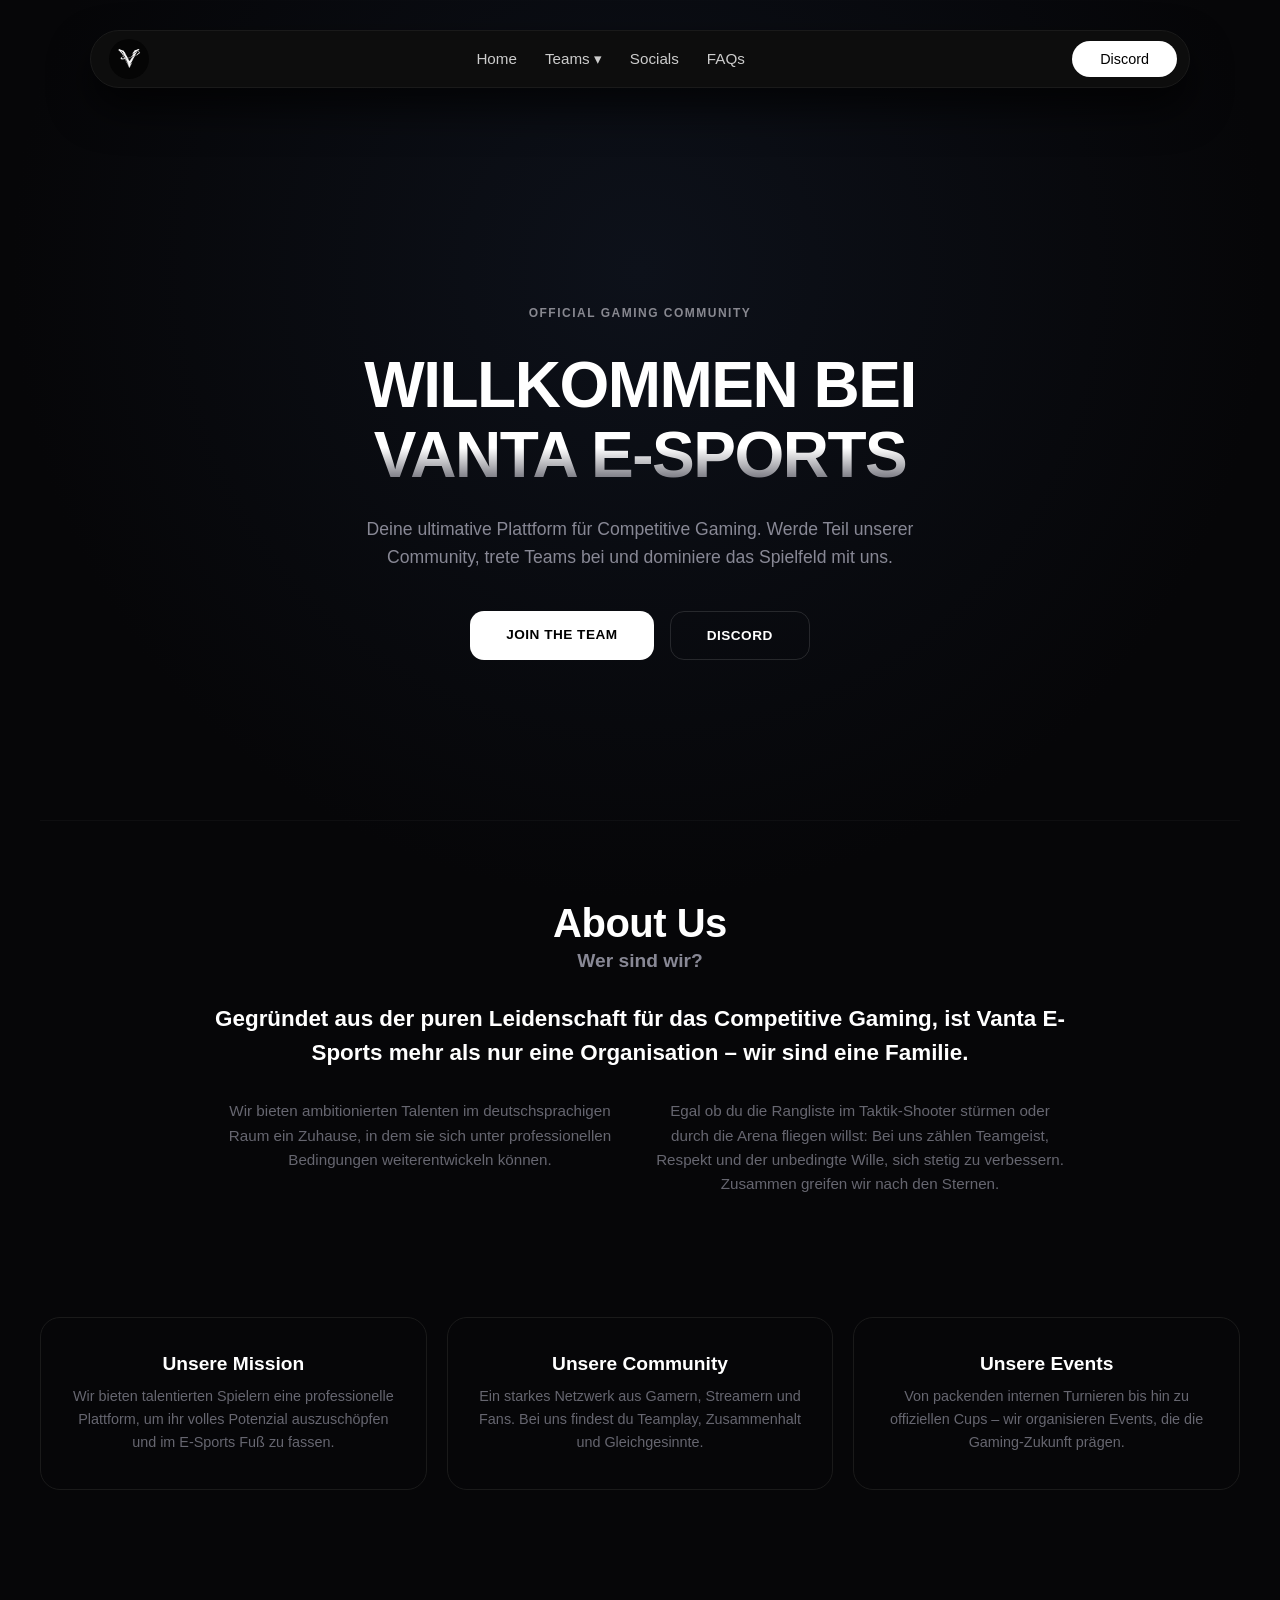
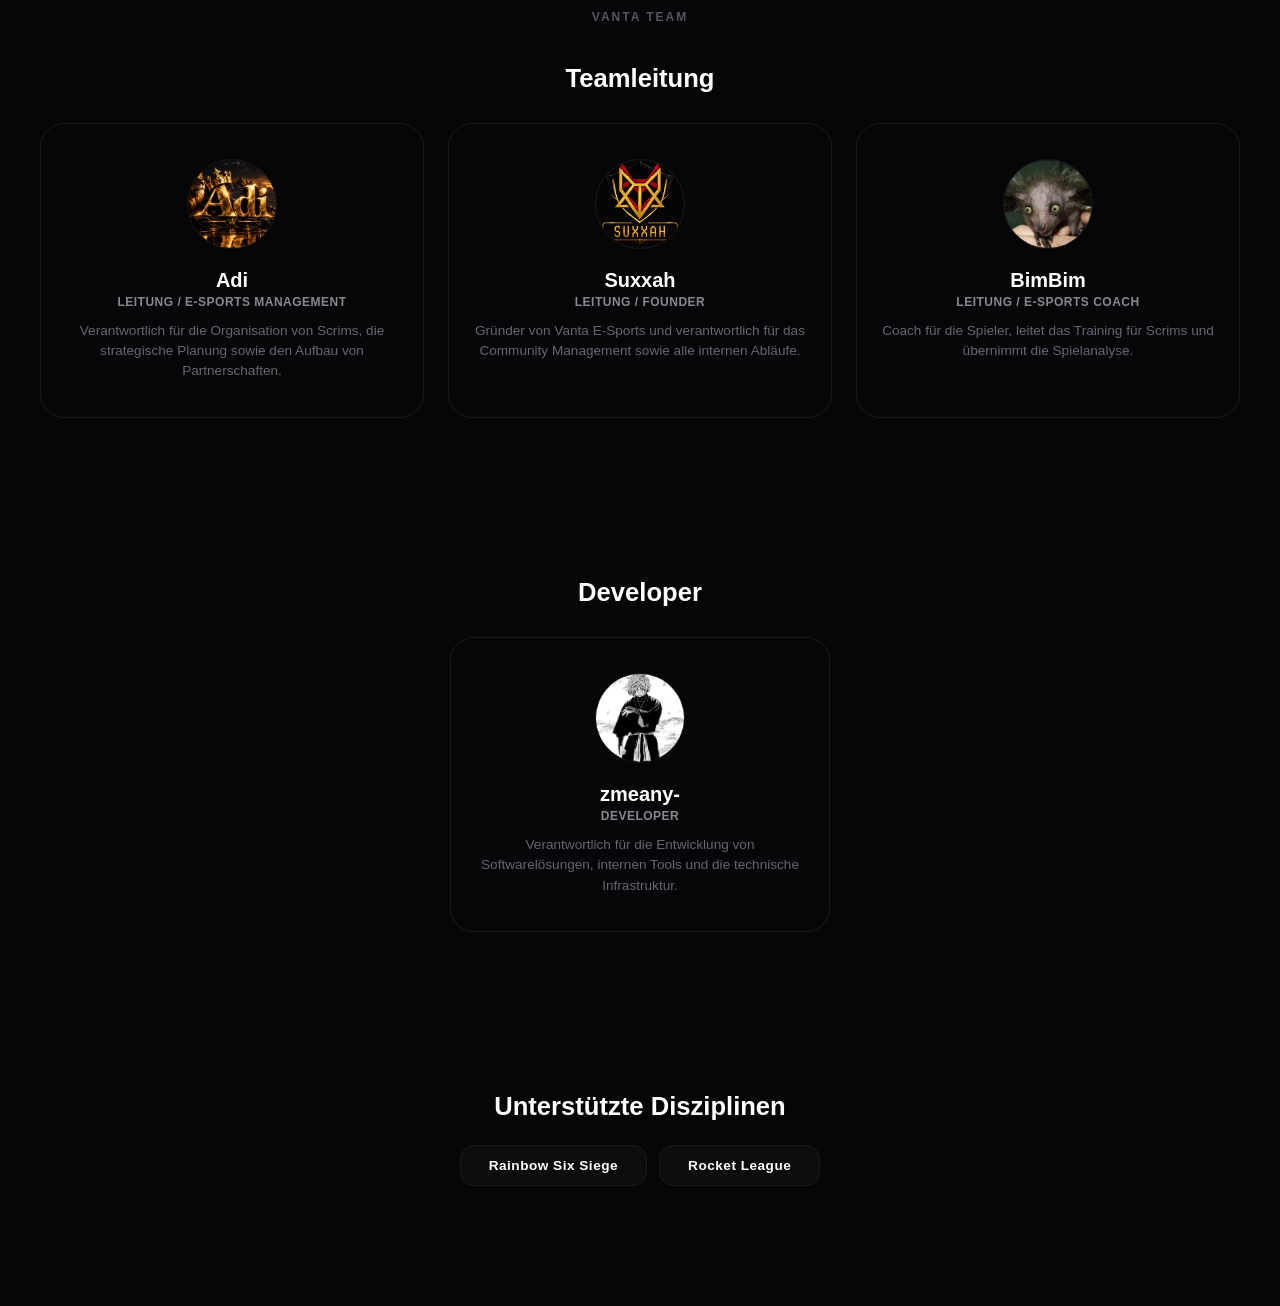
<file: index.html>
<!DOCTYPE html>
<html lang="de">

<head>
    <meta charset="UTF-8">
    <meta name="viewport" content="width=device-width, initial-scale=1.0">
    <title>Vanta E-Sports</title>
    <link rel="stylesheet" href="css/style.css"> <!-- MAIN CSS -->
    <link rel="stylesheet" href="css/home.css">
    <link rel="icon" href="assets/logo.png" type="image/png"> 
    <link rel="icon" type="image/x-icon" href="assets/fav.ico">
</head>

<body>


    <nav class="navbar">

        <a href="index.html" class="nav-logo">
            <img src="/assets/logo.png" alt="Vanta Logo">
        </a>

        <ul class="nav-menu">
            <li class="nav-item">
                <a href="/index.html" class="nav-link">Home</a>
            </li>

            
            <li class="nav-item">
                <span class="nav-link">Teams ▾</span>
                <ul class="dropdown-menu">
                    <li class="dropdown-item"><a href="/MainTeams.html">Team Übersicht</a></li>
                    <li class="dropdown-item"><a href="/Buildyourteam.html">Baue dein Team</a></li>
                </ul>
            </li>

            <li class="nav-item">
                <a href="/socials.html" class="nav-link">Socials</a>
            </li>

            <li class="nav-item">
                <a href="faqs.html" class="nav-link">FAQs</a>
            </li>
            
        </ul>
            
        <div class="nav-actions">
            <a href="https://discord.gg/jeNU2QtSdR" target="_blank" class="nav-btn-discord">Discord</a>
        </div>

    </nav>




    <main class="main-content">


        <header class="hero-section">
            <span class="hero-badge">Official Gaming Community</span>
            <h1 class="hero-title">WILLKOMMEN BEI <br><span class="highlight">VANTA E-SPORTS</span></h1>
            <p class="hero-subtitle">Deine ultimative Plattform für Competitive Gaming. Werde Teil unserer Community,
                trete Teams bei und dominiere das Spielfeld mit uns.</p>

            <div class="hero-cta-group">
                <a href="MainTeams.html" class="btn-primary">JOIN THE TEAM</a>
                <a href="https://discord.gg" target="_blank" class="btn-secondary">DISCORD</a>
            </div>
        </header>


        <section class="about-section">
            <div class="about-header">
                <h2>About Us</h2>
                <h3 class="about-subheading">Wer sind wir?</h3>
            </div>

            <div class="about-body">
                <p class="accent-text">
                    Gegründet aus der puren Leidenschaft für das Competitive Gaming, ist Vanta E-Sports mehr als nur
                    eine Organisation – wir sind eine Familie.
                </p>
                <div class="secondary-text">
                    <p>
                        Wir bieten ambitionierten Talenten im deutschsprachigen Raum ein Zuhause, in dem sie sich unter
                        professionellen Bedingungen weiterentwickeln können.
                    </p>
                    <p>
                        Egal ob du die Rangliste im Taktik-Shooter stürmen oder durch die Arena fliegen willst: Bei uns
                        zählen Teamgeist, Respekt und der unbedingte Wille, sich stetig zu verbessern. Zusammen greifen
                        wir nach den Sternen.
                    </p>
                </div>
            </div>
        </section>


        <section class="cards-section">
            <div class="cards-grid">
                <div class="info-card">
                    <h3>Unsere Mission</h3>
                    <p>Wir bieten talentierten Spielern eine professionelle Plattform, um ihr volles Potenzial
                        auszuschöpfen und im E-Sports Fuß zu fassen.</p>
                </div>
                <div class="info-card">
                    <h3>Unsere Community</h3>
                    <p>Ein starkes Netzwerk aus Gamern, Streamern und Fans. Bei uns findest du Teamplay, Zusammenhalt
                        und Gleichgesinnte.</p>
                </div>
                <div class="info-card">
                    <h3>Unsere Events</h3>
                    <p>Von packenden internen Turnieren bis hin zu offiziellen Cups – wir organisieren Events, die die
                        Gaming-Zukunft prägen.</p>
                </div>
            </div>
        </section>


        <section class="management-section">
            <span class="section-badge" style="text-align: center; display: block;">VANTA TEAM</span>
            <h2 class="section-heading-small">Teamleitung</h2>

            <div class="management-grid">
                <div class="member-card">
                    <div class="member-avatar-wrapper">
                        <img src="assets/TEAMLOGOS/Leader1.png" alt="Adi" class="member-avatar">
                    </div>
                    <h3 class="member-name">Adi</h3>
                    <span class="member-role">Leitung / E-Sports Management</span>
                    <p class="member-bio">Verantwortlich für die Organisation von Scrims, die strategische Planung sowie
                        den Aufbau von Partnerschaften.</p>
                </div>

                <div class="member-card">
                    <div class="member-avatar-wrapper">
                        <img src="assets/TEAMLOGOS/Leader2.png" alt="Suxxah" class="member-avatar">
                    </div>
                    <h3 class="member-name">Suxxah</h3>
                    <span class="member-role">Leitung / Founder</span>
                    <p class="member-bio">Gründer von Vanta E-Sports und verantwortlich für das Community Management
                        sowie alle internen Abläufe.</p>
                </div>

                <div class="member-card">
                    <div class="member-avatar-wrapper">
                        <img src="assets/TEAMLOGOS/Leader3.png" alt="BimBim" class="member-avatar">
                    </div>
                    <h3 class="member-name">BimBim</h3>
                    <span class="member-role">Leitung / E-Sports Coach</span>
                    <p class="member-bio">Coach für die Spieler, leitet das Training für Scrims und übernimmt die
                        Spielanalyse.</p>
                </div>
            </div>
        </section>


        <section class="management-section">
            <h2 class="section-heading-small">Developer</h2>
            <div class="management-grid dev-single-center">
                <div class="member-card">
                    <div class="member-avatar-wrapper">
                        <img src="assets/TEAMLOGOS/dev1.png" alt="zmeany-" class="member-avatar">
                    </div>
                    <h3 class="member-name">zmeany-</h3>
                    <span class="member-role">Developer</span>
                    <p class="member-bio">Verantwortlich für die Entwicklung von Softwarelösungen, internen Tools und
                        die technische Infrastruktur.</p>
                </div>
            </div>
        </section>


        <section class="games-section-compact">
            <h2 class="section-heading-small">Unterstützte Disziplinen</h2>
            <div class="games-badge-container">
                <div class="game-mini-badge">Rainbow Six Siege</div>
                <div class="game-mini-badge">Rocket League</div>
            </div>
        </section>

    </main>



</body>

</html>
</file>
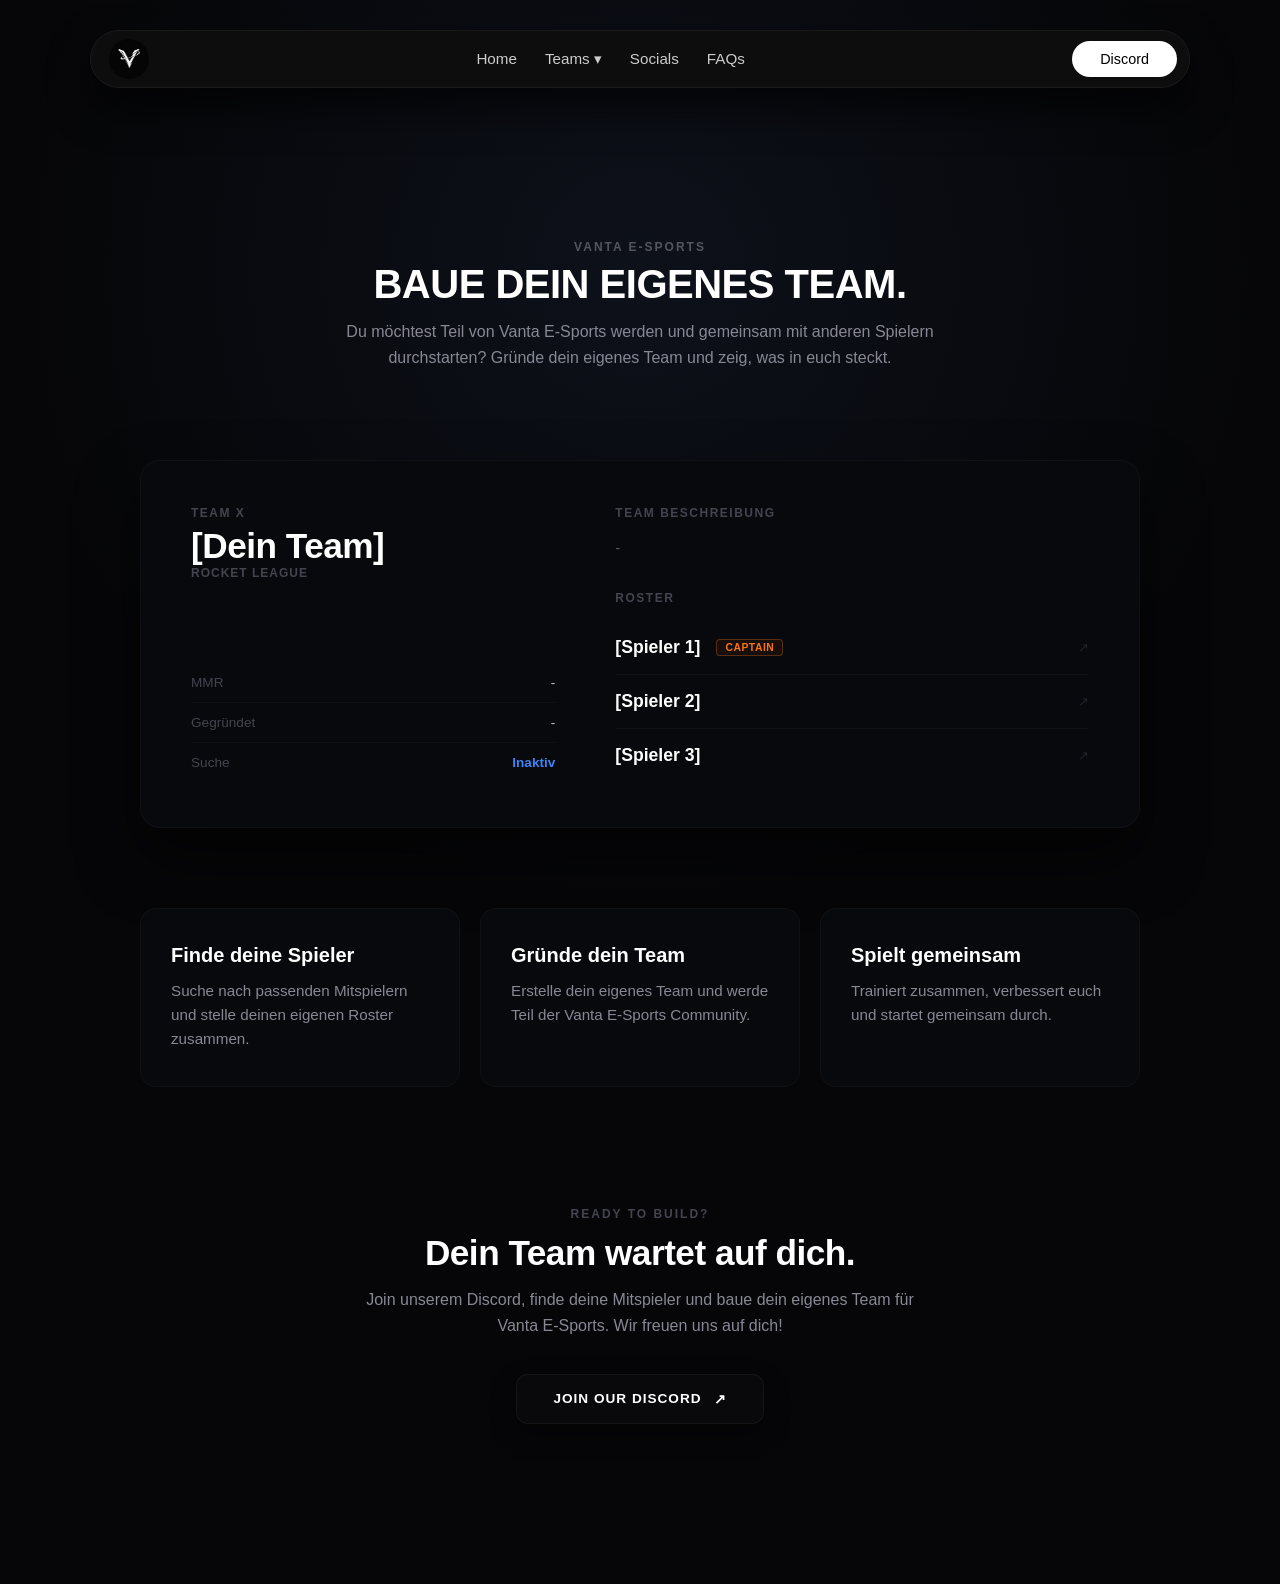
<file: Buildyourteam.html>
<!DOCTYPE html>
<html lang="de">
<head>
    <meta charset="UTF-8">
    <meta name="viewport" content="width=device-width, initial-scale=1.0">
    <title>Vanta E-Sports - Build Your Team</title>
    
    <!-- Hier laden wir deine globale Basis und das neue Seiten-Design -->
    <link rel="stylesheet" href="./css/main.css"> 
    <link rel="stylesheet" href="./css/buildteam.css">
    <link rel="icon" href="/assets/logo.png" type="image/png"> 
</head>
<body>

    <!-- NAVBAR (Identisch mit allen anderen Seiten) -->
    <nav class="navbar">

        <a href="/index.html" class="nav-logo">
            <img src="/assets/logo.png" alt="Vanta Logo">
        </a>

        <ul class="nav-menu">
            <li class="nav-item">
                <a href="/index.html" class="nav-link">Home</a>
            </li>


            <li class="nav-item">
                <span class="nav-link">Teams ▾</span>
                <ul class="dropdown-menu">
                    <li class="dropdown-item"><a href="/MainTeams.html">Team Übersicht</a></li>
                    <li class="dropdown-item"><a href="/Buildyourteam.html">Baue dein Team</a></li>
                </ul>
            </li>

            <li class="nav-item">
                <a href="/socials.html" class="nav-link">Socials</a>
            </li>

            <li class="nav-item">
                <a href="faqs.html" class="nav-link">FAQs</a>
            </li>
        </ul>


        <div class="nav-actions">
            <a href="https://discord.gg" target="_blank" class="nav-btn-discord">Discord</a>
        </div>

    </nav>

    <!-- INHALT DER SEITE -->
    <main class="main-content">
        
        <!-- Kopfbereich -->
        <header class="page-header">
            <span class="section-badge">Vanta E-Sports</span>
            <h1>BAUE DEIN EIGENES TEAM.</h1>
            <p class="page-subtitle">Du möchtest Teil von Vanta E-Sports werden und gemeinsam mit anderen Spielern durchstarten? Gründe dein eigenes Team und zeig, was in euch steckt.</p>
        </header>

        <!-- DASHBOARD FORSCHAU (Aus dem Bild) -->
        <section class="team-dashboard-card">
            <!-- Linke Spalte -->
            <div class="dashboard-left">
                <span class="team-badge-top">TEAM X</span>
                <h2 class="team-main-title">[Dein Team]</h2>
                <span class="game-subtitle">ROCKET LEAGUE</span>
                
                <div class="team-stats-box">
                    <div class="stat-row">
                        <span class="stat-label">MMR</span>
                        <span class="stat-value">-</span>
                    </div>
                    <div class="stat-row">
                        <span class="stat-label">Gegründet</span>
                        <span class="stat-value">-</span>
                    </div>
                    <div class="stat-row">
                        <span class="stat-label">Suche</span>
                        <span class="stat-value highlight-blue">Inaktiv</span>
                    </div>
                </div>
            </div>

            <!-- Rechte Spalte -->
            <div class="dashboard-right">
                <span class="section-title-small">TEAM BESCHREIBUNG</span>
                <p class="team-desc-text">-</p>
                
                <span class="section-title-small" style="margin-top: 30px;">ROSTER</span>
                <div class="roster-list-box">
                    <div class="roster-player-row">
                        <div class="player-meta-left">
                            <span class="player-name-text">[Spieler 1]</span>
                            <span class="player-role-badge">CAPTAIN</span>
                        </div>
                        <span class="row-arrow">↗</span>
                    </div>
                    <div class="roster-player-row">
                        <div class="player-meta-left">
                            <span class="player-name-text">[Spieler 2]</span>
                        </div>
                        <span class="row-arrow">↗</span>
                    </div>
                    <div class="roster-player-row">
                        <div class="player-meta-left">
                            <span class="player-name-text">[Spieler 3]</span>
                        </div>
                        <span class="row-arrow">↗</span>
                    </div>
                </div>
            </div>
        </section>

        <!-- DIE 3 INFO KARTEN IN DER MITTE -->
        <section class="info-cards-grid">
            <div class="info-card">
                <h3>Finde deine Spieler</h3>
                <p>Suche nach passenden Mitspielern und stelle deinen eigenen Roster zusammen.</p>
            </div>
            <div class="info-card">
                <h3>Gründe dein Team</h3>
                <p>Erstelle dein eigenes Team und werde Teil der Vanta E-Sports Community.</p>
            </div>
            <div class="info-card">
                <h3>Spielt gemeinsam</h3>
                <p>Trainiert zusammen, verbessert euch und startet gemeinsam durch.</p>
            </div>
        </section>

        <!-- CALL TO ACTION (CTA) UNTEN -->
        <section class="cta-section">
            <span class="cta-badge">READY TO BUILD?</span>
            <h2>Dein Team wartet auf dich.</h2>
            <p>Join unserem Discord, finde deine Mitspieler und baue dein eigenes Team für Vanta E-Sports. Wir freuen uns auf dich!</p>
            <a href="https://discord.gg" target="_blank" class="btn-discord-large">
                JOIN OUR DISCORD <span class="btn-arrow">↗</span>
            </a>
        </section>

    </main>

</body>
</html>
</file>
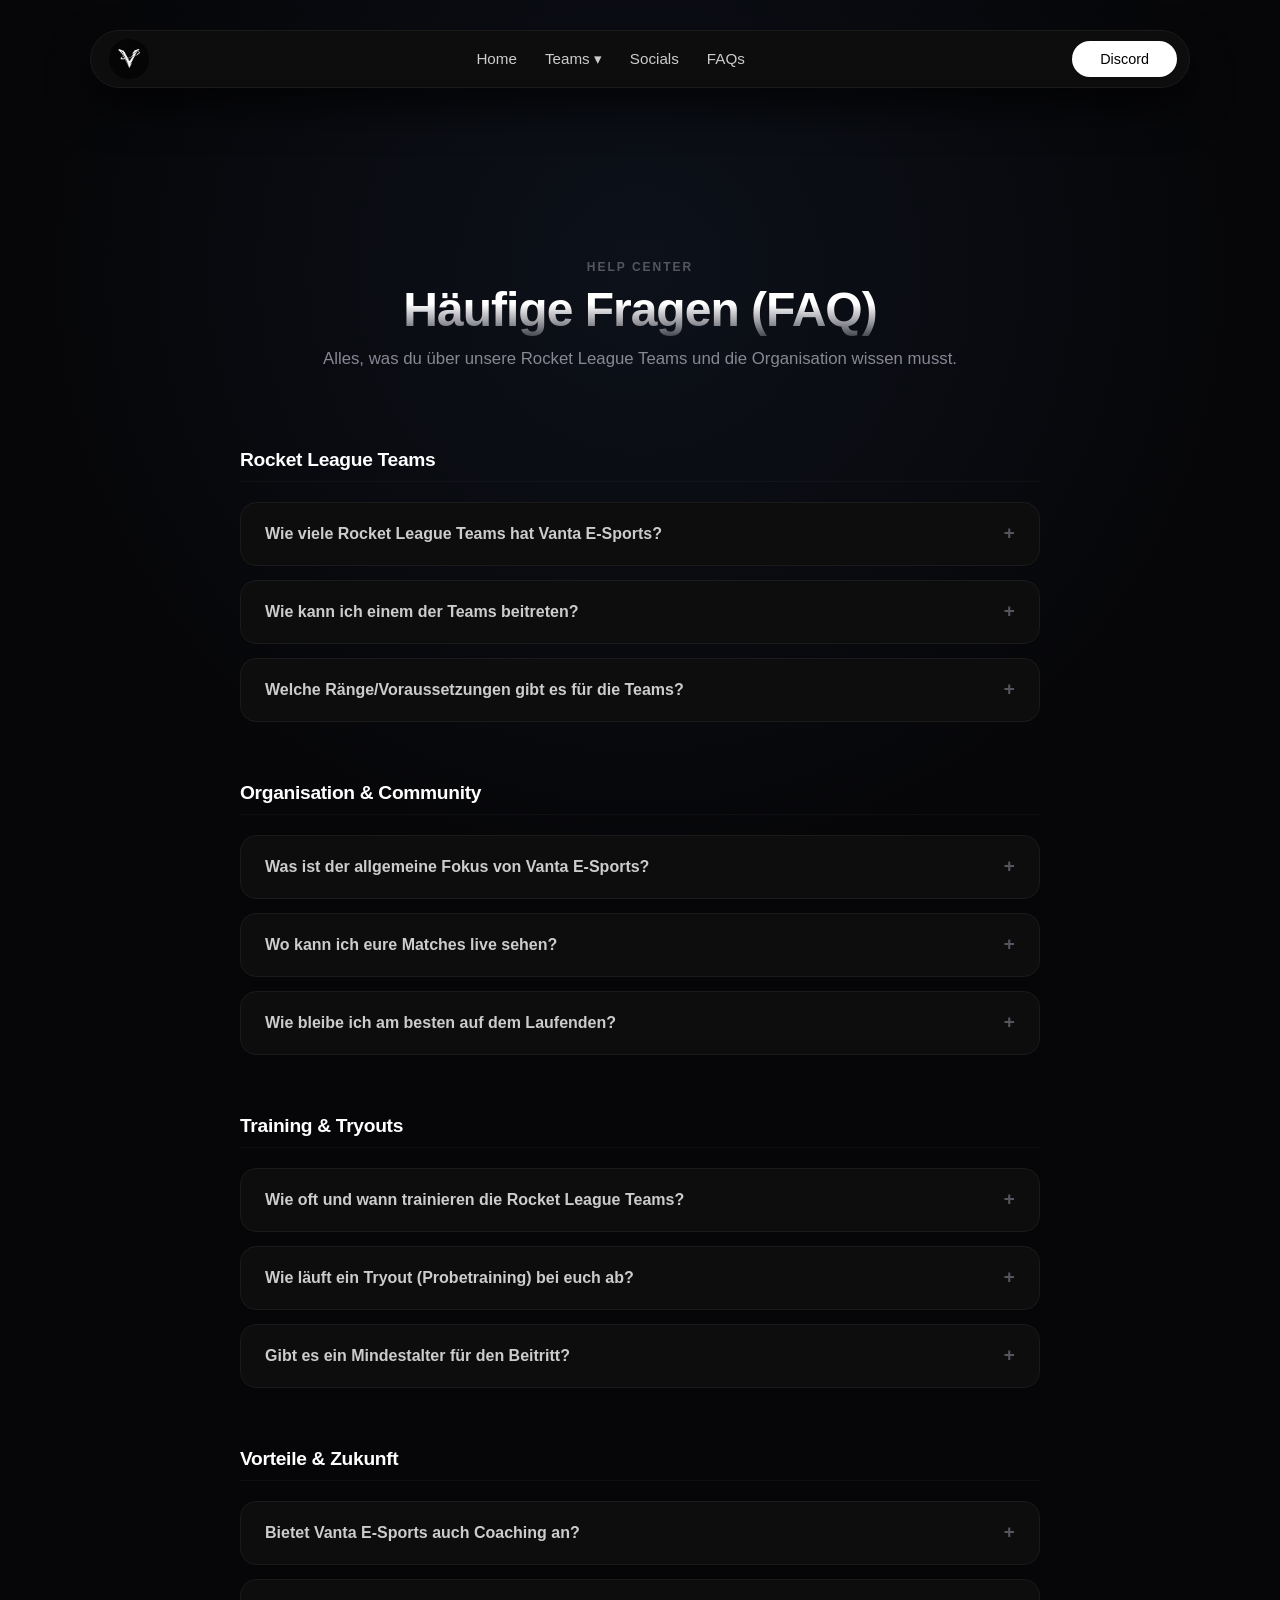
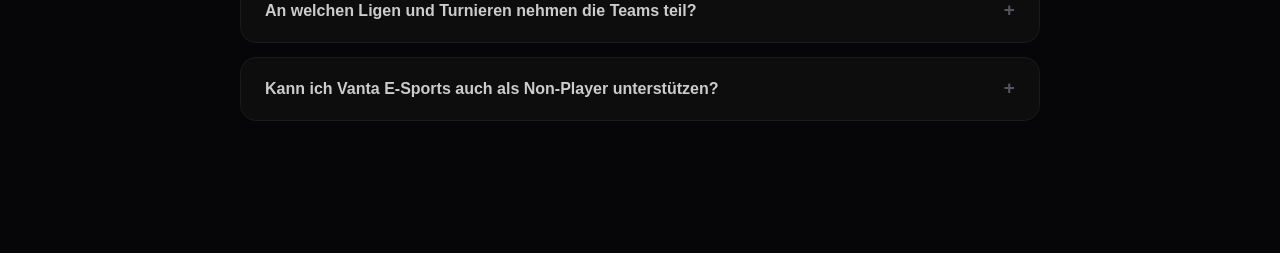
<file: faqs.html>
<!DOCTYPE html>
<html lang="de">

<head>
    <meta charset="UTF-8">
    <meta name="viewport" content="width=device-width, initial-scale=1.0">
    <title>Vanta E-Sports - FAQ</title>
    <link rel="icon" href="/assets/logo.png" type="image/png">

    <!-- HIER DIE AUSGELAGERTEN DATEIEN LADEN -->
    <link rel="stylesheet" href="/css/main.css"> <!-- Navbar & Hintergrund & Font -->
    <link rel="stylesheet" href="/css/faq.css"> <!-- Nur für das FAQ-Design -->
</head>

<body>

    <!-- NAVBAR (Identisch mit deiner Startseite) -->
    <nav class="navbar">

        <a href="/index.html" class="nav-logo">
            <img src="/assets/logo.png" alt="Vanta Logo">
        </a>

        <ul class="nav-menu">
            <li class="nav-item">
                <a href="/index.html" class="nav-link">Home</a>
            </li>


            <li class="nav-item">
                <span class="nav-link">Teams ▾</span>
                <ul class="dropdown-menu">
                    <li class="dropdown-item"><a href="/MainTeams.html">Team Übersicht</a></li>
                    <li class="dropdown-item"><a href="/Buildyourteam.html">Baue dein Team</a></li>
                </ul>
            </li>

            <li class="nav-item">
                <a href="/socials.html" class="nav-link">Socials</a>
            </li>

            <li class="nav-item">
                <a href="faqs.html" class="nav-link">FAQs</a>
            </li>
        </ul>


        <div class="nav-actions">
            <a href="https://discord.gg" target="_blank" class="nav-btn-discord">Discord</a>
        </div>

    </nav>

    <!-- INHALT DER FAQ-SEITE -->
    <main class="main-content">

        <header class="faq-header">
            <span class="section-badge">Help Center</span>
            <h1>Häufige Fragen (FAQ)</h1>
            <p class="faq-subtitle">Alles, was du über unsere Rocket League Teams und die Organisation wissen musst.</p>
        </header>

        <!-- KATEGORIE 1 -->
        <section class="faq-category">
            <h2>Rocket League Teams</h2>

            <details class="faq-item">
                <summary>Wie viele Rocket League Teams hat Vanta E-Sports?</summary>
                <div class="answer">
                    <p>Wir führen aktuell vier Teams: vom offiziellen Main Team (Fokus auf Top-Turniere und taktische
                        Weiterentwicklung) über unsere Academy-Teams bis hin zu Teams für den gemeinsamen Aufbau und
                        Liga-Spaß.</p>
                </div>
            </details>

            <details class="faq-item">
                <summary>Wie kann ich einem der Teams beitreten?</summary>
                <div class="answer">
                    <p>Bewerbungen laufen unkompliziert über unseren Discord-Server. Komm einfach in die entsprechenden
                        Support- oder Scouting-Kanäle. Wir suchen regelmäßig Spieler, die sowohl spielerisch als auch
                        menschlich zu uns passen.</p>
                </div>
            </details>

            <details class="faq-item">
                <summary>Welche Ränge/Voraussetzungen gibt es für die Teams?</summary>
                <div class="answer">
                    <p>Das ist je nach Team unterschiedlich. Während das Main Team im absoluten High-GC/SSL-Bereich
                        spielt, bieten unsere weiteren Teams (Team 2 bis 4) auch Spielern in niedrigeren Rängen eine
                        Plattform für Training, Teamplay und Liga-Spiele.</p>
                </div>
            </details>
        </section>

        <!-- KATEGORIE 2 -->
        <section class="faq-category">
            <h2>Organisation & Community</h2>

            <details class="faq-item">
                <summary>Was ist der allgemeine Fokus von Vanta E-Sports?</summary>
                <div class="answer">
                    <p>Unser Fokus liegt auf der Förderung von Spielern, der taktischen Weiterentwicklung durch
                        strukturiertes Training, dem organisierten Ligabetrieb und dem Aufbau einer starken,
                        unterstützenden Gaming-Community.</p>
                </div>
            </details>

            <details class="faq-item">
                <summary>Wo kann ich eure Matches live sehen?</summary>
                <div class="answer">
                    <p>Wichtige Turnier- und Ligaspiele unserer Teams werden regelmäßig auf unserem offiziellen
                        Twitch-Kanal gecastet und live gestreamt. Die Termine kündigen wir immer vorab an.</p>
                </div>
            </details>

            <details class="faq-item">
                <summary>Wie bleibe ich am besten auf dem Laufenden?</summary>
                <div class="answer">
                    <p>Folge uns am besten auf unseren Social-Media-Kanälen und tritt unbedingt unserem Discord-Server
                        bei. Dort verpasst du keine Ankündigungen, Events oder kurzfristigen News.</p>
                </div>
            </details>
        </section>

        <!-- KATEGORIE 3 -->
        <section class="faq-category">
            <h2>Training & Tryouts</h2>

            <details class="faq-item">
                <summary>Wie oft und wann trainieren die Rocket League Teams?</summary>
                <div class="answer">
                    <p>Unsere Teams trainieren in der Regel 2- bis 3-mal pro Woche am Abend. Die genauen Tage und
                        Uhrzeiten werden individuell im Team abgestimmt, um Arbeit, Schule oder Studium optimal zu
                        berücksichtigen.</p>
                </div>
            </details>

            <details class="faq-item">
                <summary>Wie läuft ein Tryout (Probetraining) bei euch ab?</summary>
                <div class="answer">
                    <p>Nach deiner Bewerbung laden wir dich zu 1-2 Test-Sessions ein. Dabei spielen wir ein paar Matches
                        (Scrims oder Ranked) zusammen. Uns ist wichtig zu sehen, wie du kommunizierst, dich taktisch
                        verhältst und ob du menschlich ins Team passt.</p>
                </div>
            </details>

            <details class="faq-item">
                <summary>Gibt es ein Mindestalter für den Beitritt?</summary>
                <div class="answer">
                    <p>Grundsätzlich musst du mindestens 16 Jahre alt sein, um an offiziellen Ligen (wie z. B. der Nitro
                        League) teilzunehmen. In Ausnahmefällen und mit Einverständnis der Eltern machen wir für unsere
                        Academy-Teams aber auch Ausnahmen ab 14 Jahren.</p>
                </div>
            </details>
        </section>

        <!-- KATEGORIE 4 -->
        <section class="faq-category">
            <h2>Vorteile & Zukunft</h2>

            <details class="faq-item">
                <summary>Bietet Vanta E-Sports auch Coaching an?</summary>
                <div class="answer">
                    <p>Ja! Wir legen großen Wert auf Weiterentwicklung. Unsere Teams nutzen Replay-Analysen, um
                        taktische Fehler zu besprechen. Höherklassige Spieler und Kapitäne unterstützen zudem die
                        Academy- und Community-Teams beim Training.</p>
                </div>
            </details>

            <details class="faq-item">
                <summary>An welchen Ligen und Turnieren nehmen die Teams teil?</summary>
                <div class="answer">
                    <p>Unsere Teams sind hauptsächlich in der Prime Series aktiv, aufgeteilt in verschiedene Divisionen
                        je nach Skill-Level. Zudem veranstalten und spielen wir regelmäßige interne Turniere sowie
                        exklusive Community-Events.</p>
                </div>
            </details>

            <details class="faq-item">
                <summary>Kann ich Vanta E-Sports auch als Non-Player unterstützen?</summary>
                <div class="answer">
                    <p>Absolut! Eine E-Sports-Organisation lebt von Helfern im Hintergrund. Wir suchen immer Verstärkung
                        in den Bereichen Social Media, Design, Moderation, Coaching, Team-Management oder als Caster für
                        unsere Twitch-Streams.</p>
                </div>
            </details>
        </section>

    </main>

</body>

</html>
</file>
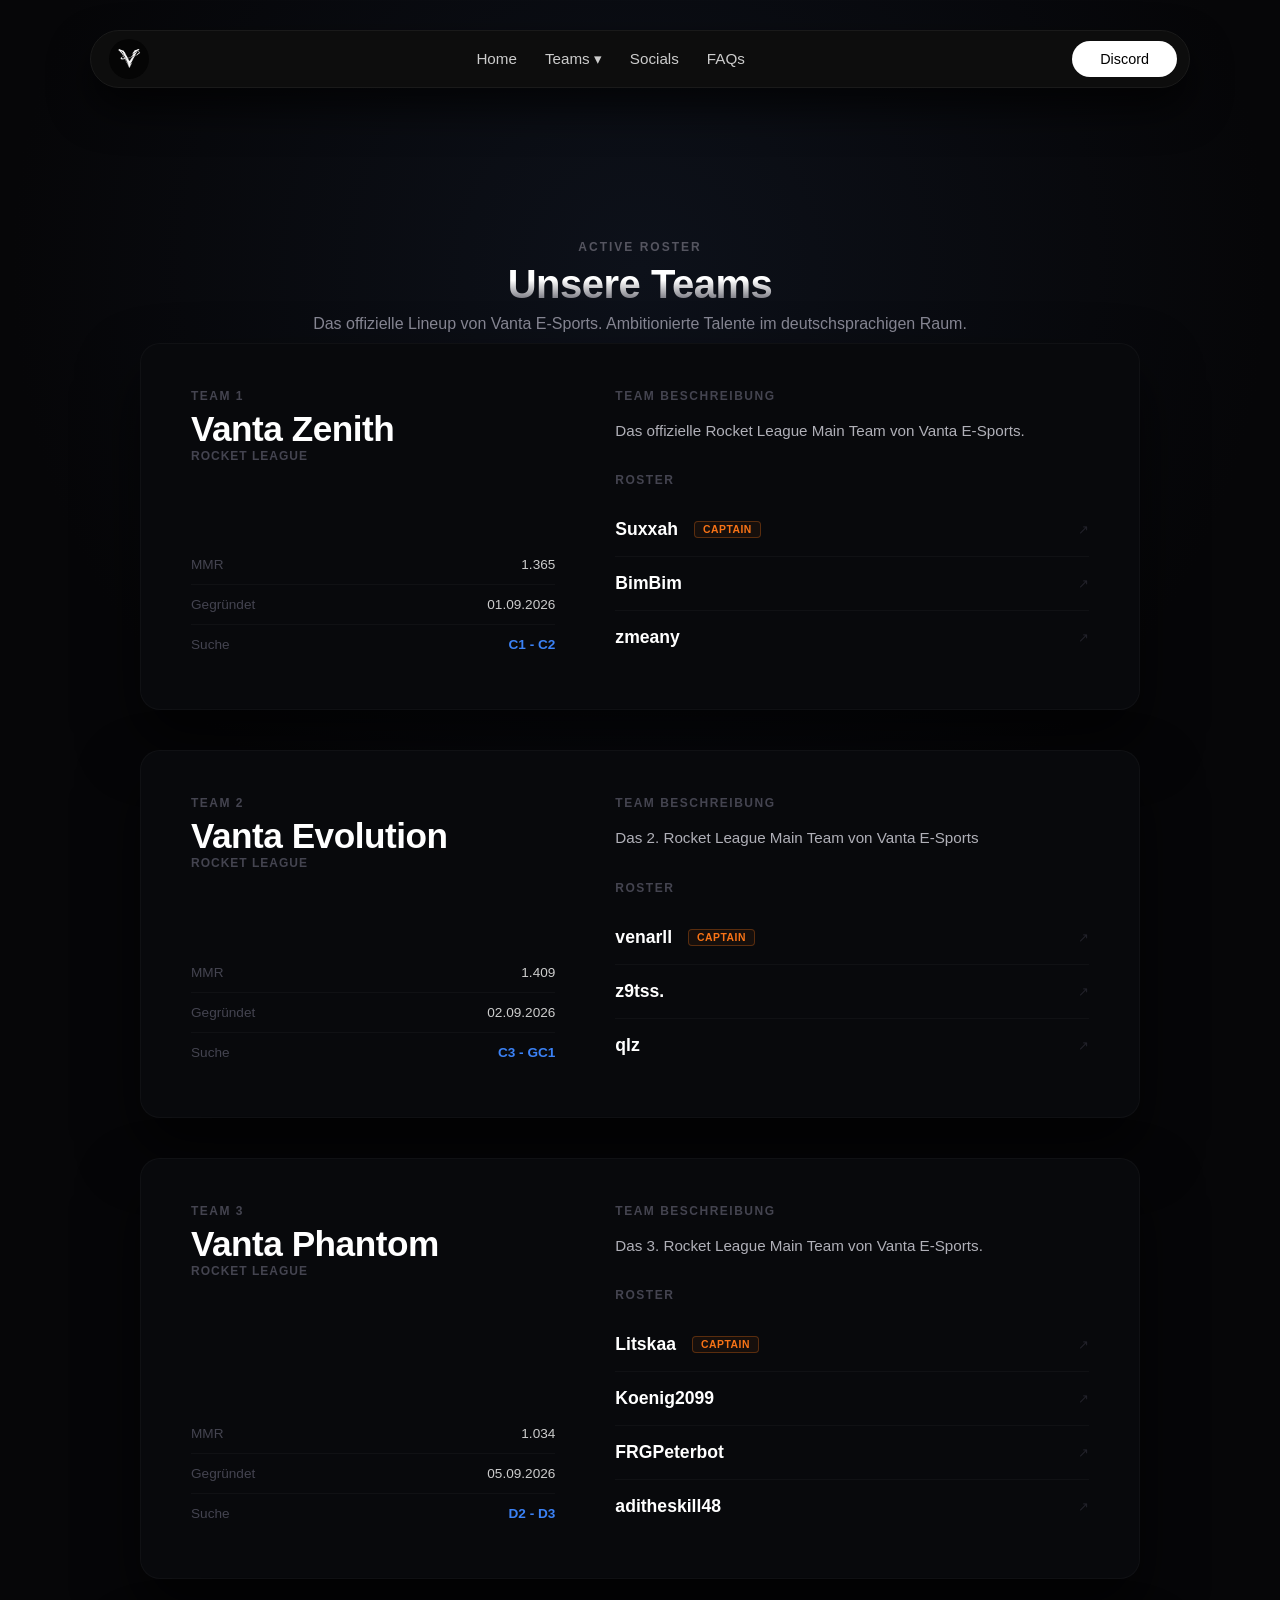
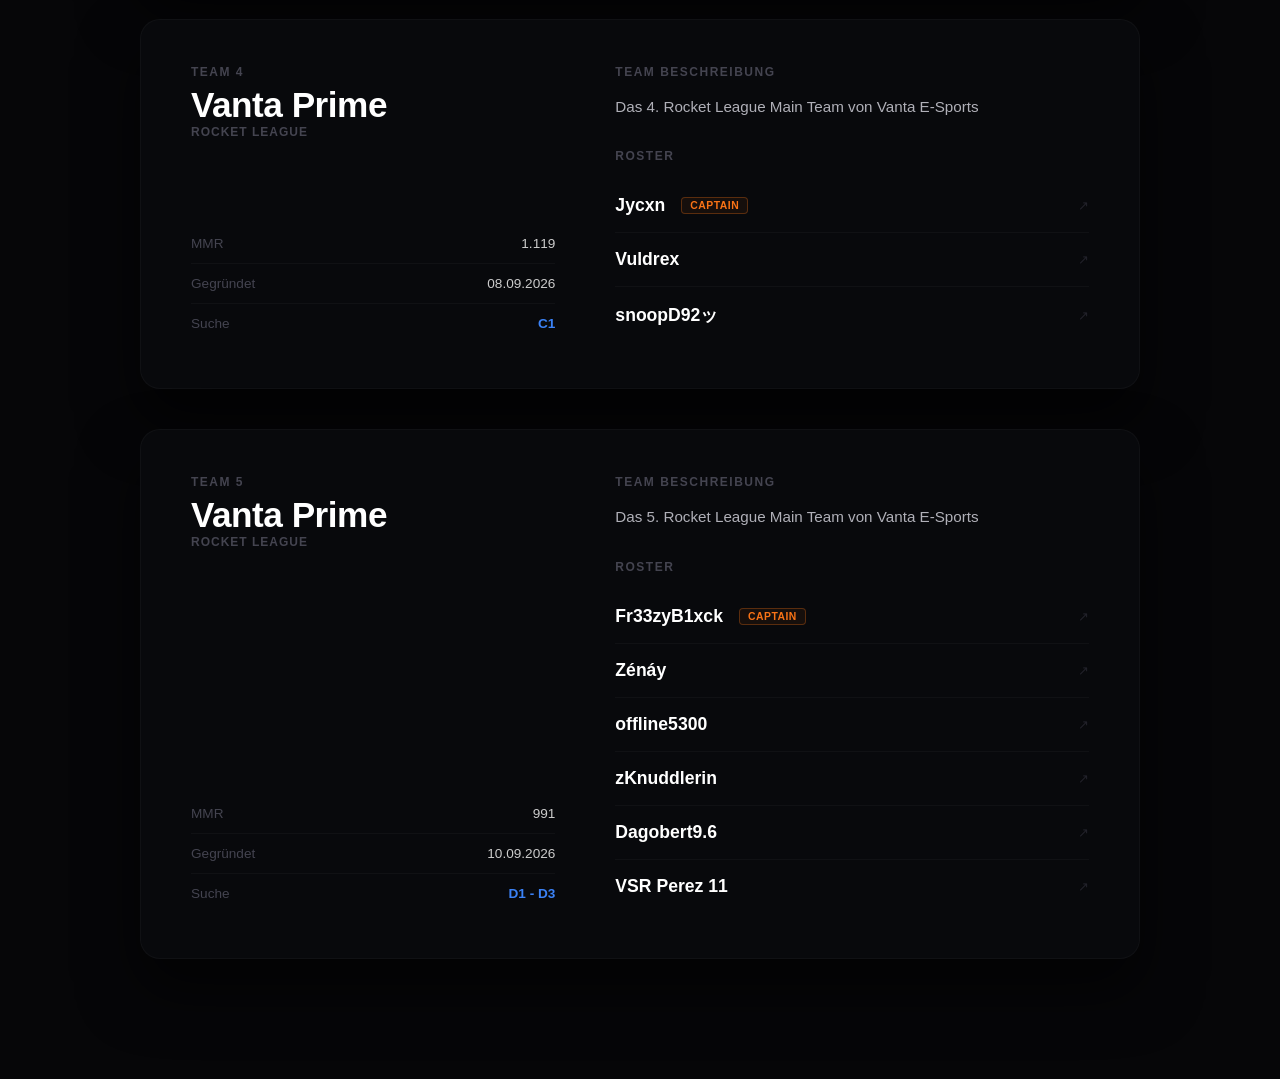
<file: MainTeams.html>
<!DOCTYPE html>
<html lang="de">
<head>
    <meta charset="UTF-8">
    <meta name="viewport" content="width=device-width, initial-scale=1.0">
    <title>Vanta E-Sports - Main Teams</title>
    <link rel="icon" href="/assets/logo.png" type="image/png">
    
    <link rel="stylesheet" href="./css/main.css"> 
    <link rel="stylesheet" href="./css/teams.css"> 
</head>
<body>

    <!-- NAVBAR (Identisch) -->
    <nav class="navbar">

        <a href="/index.html" class="nav-logo">
            <img src="/assets/logo.png" alt="Vanta Logo">
        </a>

        <ul class="nav-menu">
            <li class="nav-item">
                <a href="/index.html" class="nav-link">Home</a>
            </li>


            <li class="nav-item">
                <span class="nav-link">Teams ▾</span>
                <ul class="dropdown-menu">
                    <li class="dropdown-item"><a href="/MainTeams.html">Team Übersicht</a></li>
                    <li class="dropdown-item"><a href="/Buildyourteam.html">Baue dein Team</a></li>
                </ul>
            </li>

            <li class="nav-item">
                <a href="/socials.html" class="nav-link">Socials</a>
            </li>

            <li class="nav-item">
                <a href="faqs.html" class="nav-link">FAQs</a>
            </li>
        </ul>


        <div class="nav-actions">
            <a href="https://discord.gg" target="_blank" class="nav-btn-discord">Discord</a>
        </div>

    </nav>

    <!-- INHALT DER TEAMS-SEITE -->
    <main class="main-content">
        
        <header class="teams-header">
            <span class="section-badge">Active Roster</span>
            <h1>Unsere Teams</h1>
            <p class="teams-subtitle">Das offizielle Lineup von Vanta E-Sports. Ambitionierte Talente im deutschsprachigen Raum.</p>
        </header>

        <!-- HIER BAUT JAVASCRIPT DIE TEAMS AUTOMATISCH REIN -->
        <div id="dynamic-roster-container"></div>

    </main>

    <!-- DATEN-SKRIPT LADEN -->
    <script src="./js/teams-data.js"></script>
</body>
</html>
</file>
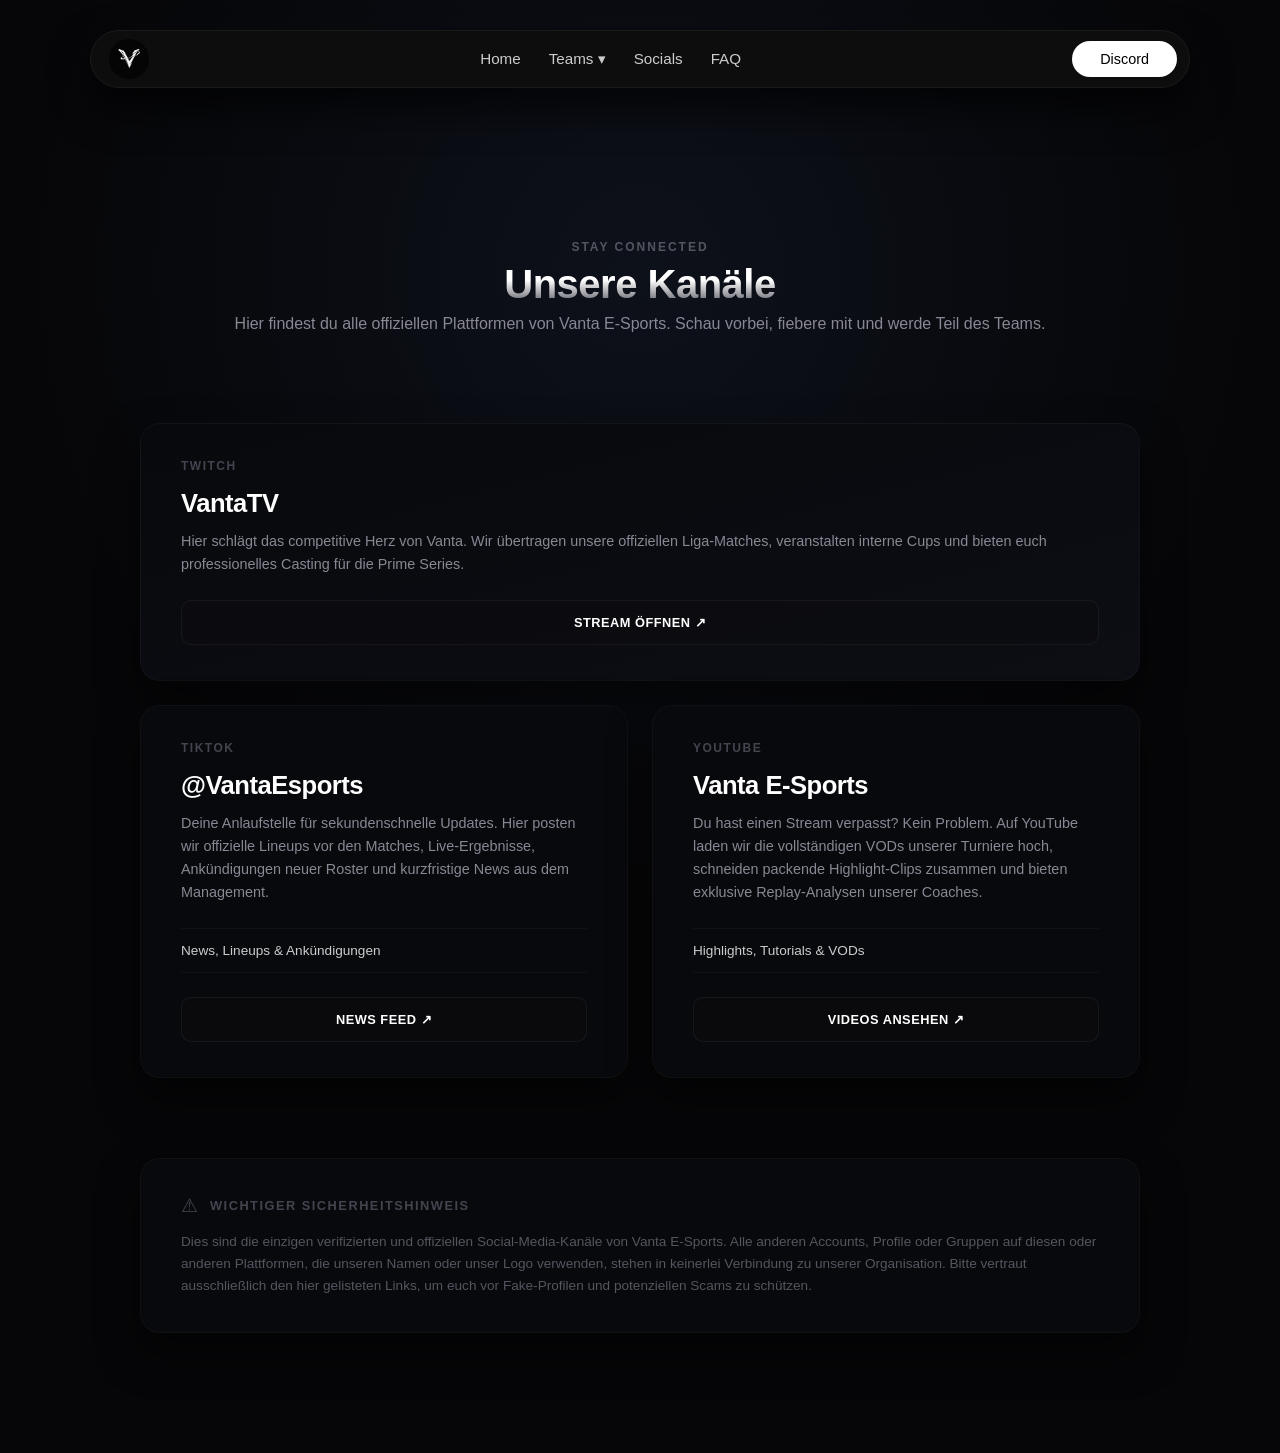
<file: socials.html>
<!DOCTYPE html>
<html lang="de">
<head>
    <meta charset="UTF-8">
    <meta name="viewport" content="width=device-width, initial-scale=1.0">
    <title>Vanta E-Sports - Socials</title>
    <link rel="icon" href="/assets/logo.png" type="image/png">
    
    <!-- Globale Basis und das neue Socials-Design -->
    <link rel="stylesheet" href="/css/main.css"> 
    <link rel="stylesheet" href="/css/socials.css"> 
</head>
<body>

    <!-- NAVBAR (Identisch mit allen Seiten) -->
    <nav class="navbar">
        <div class="nav-left">
            <a href="index.html" class="nav-logo">
                <img src="/assets/logo.png" alt="Vanta Logo">
            </a>
        </div>
        
        <ul class="nav-menu">
            <li class="nav-item"><a href="index.html" class="nav-link">Home</a></li>
            <li class="nav-item">
                <span class="nav-link">Teams ▾</span>
                <ul class="dropdown-menu">
                    <li class="dropdown-item"><a href="MainTeams.html">Main Teams</a></li>
                    <li class="dropdown-item"><a href="Buildyourteam.html">Build Your Team</a></li>
                </ul>
            </li>
            <li class="nav-item"><a href="socials.html" class="nav-link">Socials</a></li>
            <li class="nav-item"><a href="faqs.html" class="nav-link">FAQ</a></li>
        </ul>

        <div class="nav-actions">
            <a href="https://discord.gg" target="_blank" class="nav-btn-discord">Discord</a>
        </div>
    </nav>

    <!-- INHALT DER SOCIALS-SEITE -->
    <main class="main-content">
        
        <!-- Kopfbereich -->
        <header class="socials-header">
            <span class="section-badge">Stay Connected</span>
            <h1>Unsere Kanäle</h1>
            <p class="socials-subtitle">Hier findest du alle offiziellen Plattformen von Vanta E-Sports. Schau vorbei, fiebere mit und werde Teil des Teams.</p>
        </header>

        <!-- 1. ABSCHNITT: DAS GROSSE DASHBOARD GRID -->
        <section class="socials-detailed-container">
            
            <!-- TWITCH (Große Fokus-Box) -->
            <div class="social-detailed-card twitch-fokus">
                <div class="card-badge-row">
                    <span class="platform-tag">TWITCH</span>
                </div>
                <h2>VantaTV</h2>
                <p class="platform-desc">Hier schlägt das competitive Herz von Vanta. Wir übertragen unsere offiziellen Liga-Matches, veranstalten interne Cups und bieten euch professionelles Casting für die Prime Series.</p>
                
                
                <a href="https://twitch.tv" target="_blank" class="social-action-btn">STREAM ÖFFNEN ↗</a>
            </div>

            <!-- X / TWITTER -->
            <div class="social-detailed-card">
                <div class="card-badge-row">
                    <span class="platform-tag">TIKTOK</span>
                </div>
                <h2>@VantaEsports</h2>
                <p class="platform-desc">Deine Anlaufstelle für sekundenschnelle Updates. Hier posten wir offizielle Lineups vor den Matches, Live-Ergebnisse, Ankündigungen neuer Roster und kurzfristige News aus dem Management.</p>
                
                <div class="additional-info-box">
                    <span class="info-value">News, Lineups & Ankündigungen</span>
                </div>
                
                <a href="https://x.com" target="_blank" class="social-action-btn">NEWS FEED ↗</a>
            </div>

            <!-- YOUTUBE -->
            <div class="social-detailed-card">
                <div class="card-badge-row">
                    <span class="platform-tag">YOUTUBE</span>
                </div>
                <h2>Vanta E-Sports</h2>
                <p class="platform-desc">Du hast einen Stream verpasst? Kein Problem. Auf YouTube laden wir die vollständigen VODs unserer Turniere hoch, schneiden packende Highlight-Clips zusammen und bieten exklusive Replay-Analysen unserer Coaches.</p>
                
                <div class="additional-info-box">
                    <span class="info-value">Highlights, Tutorials & VODs</span>
                </div>
                
                <a href="https://youtube.com" target="_blank" class="social-action-btn">VIDEOS ANSEHEN ↗</a>
            </div>

        </section>

        <!-- WICHTIGER HINWEIS: Schutz vor Fake-Accounts (Ganz unten) -->
        <footer class="safety-notice-box">
            <div class="notice-header">
                <span class="warning-icon">⚠</span>
                <h3>WICHTIGER SICHERHEITSHINWEIS</h3>
            </div>
            <p>Dies sind die einzigen verifizierten und offiziellen Social-Media-Kanäle von Vanta E-Sports. Alle anderen Accounts, Profile oder Gruppen auf diesen oder anderen Plattformen, die unseren Namen oder unser Logo verwenden, stehen in keinerlei Verbindung zu unserer Organisation. Bitte vertraut ausschließlich den hier gelisteten Links, um euch vor Fake-Profilen und potenziellen Scams zu schützen.</p>
        </footer>

    </main>

</body>
</html>
</file>
<file: css/style.css>
/* Globale Einstellungen */
* {
    box-sizing: border-box;
    margin: 0;
    padding: 0;
}

#space-background {
    position: fixed;
    top: 0;
    left: 0;
    width: 100vw;
    height: 100vh;
    z-index: -1;
    pointer-events: none;
    /* HIER GEÄNDERT: Ein moderner, edler Dunkelblau-Ton statt Tiefschwarz */
    background-color: #08080a; 
}


/* --- DER NEUE ULTRAMINIMALISTISCHE HINTERGRUND --- */
body {
    position: relative;
    /* Ein edles, extrem dunkles Anthrazit-Mattschwarz */
    background-color: #060608; 
    
    /* Ein ganz dezenter, rauchig-blauer Lichtschein genau in der Mitte der Seite */
    background-image: radial-gradient(circle at 50% 30%, #0d111a 0%, #060608 70%);
    background-attachment: fixed; /* Lichtschein bleibt beim Scrollen an Ort und Stelle */
    
    color: #ffffff;
    font-family: -apple-system, BlinkMacSystemFont, 'Segoe UI', Roboto, sans-serif;
    padding-top: 140px; 
    overflow-x: hidden;
    
    /* Smooth In beim Laden der Seite */
    animation: fadeInPage 1.2s ease-out forwards;
}

@keyframes fadeInPage {
    from { opacity: 0; }
    to { opacity: 1; }
}


/* Die schwebende Navbar aus deinem Beispielbild */
.navbar {
    position: fixed;
    top: 30px;
    left: 50%;
    transform: translateX(-50%);
    width: 95%;
    max-width: 1100px;
    background-color: #0d0d0d; /* Sehr dunkles Anthrazit */
    border: 1px solid #1a1a1a; /* Der feine, dezente Rand */
    padding: 8px 12px;         /* Weniger Innenabstand oben/unten für einen schlanken Look */
    border-radius: 100px;      /* Komplett rund herum abgerundet */
    display: flex;
    align-items: center;
    justify-content: space-between;
    z-index: 1000;
    box-shadow: 0 20px 40px rgba(0, 0, 0, 0.7);
}

/* Linker Bereich: Rundes Logo wie im Beispiel */
.nav-logo {
    display: flex;
    align-items: center;
    gap: 12px;
    text-decoration: none;
    color: #ffffff;
    font-weight: 600;
    font-size: 1.1rem;
    padding-left: 6px;
}

/* Macht dein weißes Logo rund mit schwarzem Icon-Effekt oder hält es sauber im Kreis */
.nav-logo img {
    height: 40px;
    width: 40px;
    background-color: #050505; /* Weißer Kreis-Hintergrund wie im Bild */
    border-radius: 50%;
    padding: 6px;              /* Abstand zum Rand des Kreises */
    object-fit: contain;
}

/* Mittlerer Bereich: Links & Dropdown */
.nav-menu {
    display: flex;
    align-items: center;
    list-style: none;
    gap: 28px;
}

.nav-item {
    position: relative;
}

.nav-link {
    color: #cccccc; /* Etwas helleres Grau für bessere Lesbarkeit */
    text-decoration: none;
    font-size: 0.95rem;
    font-weight: 400;
    transition: color 0.2s ease;
    cursor: pointer;
}

.nav-link:hover {
    color: #ffffff;
}

/* --- DROPDOWN DESIGN --- */
.dropdown-menu {
    position: absolute;
    top: 140%;
    left: 50%;
    transform: translateX(-50%) translateY(10px);
    background-color: #0d0d0d;
    border: 1px solid #1a1a1a;
    border-radius: 14px;
    list-style: none;
    padding: 6px 0;
    min-width: 150px;
    box-shadow: 0 10px 25px rgba(0,0,0,0.8);
    opacity: 0;
    visibility: hidden;
    transition: all 0.2s ease;
}

.nav-item:hover .dropdown-menu {
    opacity: 1;
    visibility: visible;
    transform: translateX(-50%) translateY(0);
}

.dropdown-item a {
    display: block;
    color: #a0a0a0;
    text-decoration: none;
    padding: 10px 20px;
    font-size: 0.9rem;
    transition: all 0.2s ease;
}

.dropdown-item a:hover {
    color: #ffffff;
    background-color: #161616;
}

/* Rechter Bereich: Kapsel-Button für Discord */
.nav-btn-discord {
    background-color: #ffffff;
    color: #000000;
    text-decoration: none;
    font-size: 0.9rem;
    font-weight: 500;
    padding: 10px 28px;
    border-radius: 100px; /* Perfekte Kapsel-Form wie das "Sign Up" im Bild */
    transition: background-color 0.2s ease;
}

.nav-btn-discord:hover {
    background-color: #e0e0e0;
}
</file>
<file: css/home.css>
.main-content {
    width: 95%;
    max-width: 1200px;
    margin: 80px auto 120px auto; 
    display: flex;
    flex-direction: column;
    gap: 120px; /* Großer, edler Abstand beim Runterscrollen */
}

/* Sektions-Badges (Kleine Texte über den Überschriften) */
.section-badge {
    display: block;
    color: #555560;
    font-size: 0.75rem;
    font-weight: 700;
    text-transform: uppercase;
    letter-spacing: 2px;
    margin-bottom: 8px;
    text-align: center; /* Zentriert */
}

/* ==========================================================================
   2. HERO SECTION (Komplett zentrierter Einstieg ganz oben)
   ========================================================================== */
.hero-section {
    padding: 80px 0 40px 0;
    display: flex;
    flex-direction: column;
    align-items: center; /* Zentriert alle Elemente horizontal */
    text-align: center;   /* Zentriert den Text selbst */
}

.hero-badge {
    display: inline-block;
    background-color: rgba(255, 255, 255, 0);
    color: #888890;
    font-size: 0.75rem;
    font-weight: 700;
    text-transform: uppercase;
    letter-spacing: 1.5px;
    padding: 6px 16px;
    border-radius: 100px;
    margin-bottom: 24px;
}

.hero-title {
    font-size: 4rem; 
    font-weight: 900;
    line-height: 1.1;
    letter-spacing: -1.5px;
    color: #ffffff;
    max-width: 850px; /* Verhindert, dass der Titel zu breit bricht */
}

/* Edler Carbon-Verlauf für den Teamnamen */
.hero-title .highlight {
    background: linear-gradient(180deg, #ffffff 40%, #444450 100%);
    background-clip: text;
    -webkit-background-clip: text;
    -webkit-text-fill-color: transparent;
}

.hero-subtitle {
    font-size: 1.1rem;
    color: #888895;
    line-height: 1.6;
    margin-top: 24px;
    max-width: 600px; /* Hält den Text kompakt in der Mitte */
}

.hero-cta-group {
    display: flex;
    justify-content: center; /* Zentriert die Buttons nebeneinander */
    gap: 16px;
    margin-top: 40px;
}

.btn-primary {
    display: inline-block;
    background-color: #ffffff;
    color: #000000;
    text-decoration: none;
    font-size: 0.85rem;
    font-weight: 700;
    text-transform: uppercase;
    letter-spacing: 0.5px;
    padding: 16px 36px;
    border-radius: 14px;
    transition: all 0.2s ease;
}

.btn-primary:hover {
    background-color: #e0e0e5;
    transform: translateY(-2px);
}

.btn-secondary {
    display: inline-block;
    background-color: transparent;
    color: #ffffff;
    border: 1px solid rgba(255, 255, 255, 0.12);
    text-decoration: none;
    font-size: 0.85rem;
    font-weight: 700;
    text-transform: uppercase;
    letter-spacing: 0.5px;
    padding: 16px 36px;
    border-radius: 14px;
    transition: all 0.2s ease;
}

.btn-secondary:hover {
    background-color: rgba(255, 255, 255, 0.04);
    border-color: rgba(255, 255, 255, 0.5);
    transform: translateY(-2px);
}

/* ==========================================================================
   3. ABOUT SECTION (Zentriertes Layout beim Runterscrollen)
   ========================================================================== */
.about-section {
    display: flex;
    flex-direction: column;
    align-items: center;
    text-align: center;
    border-top: 1px solid rgba(255, 255, 255, 0.03);
    padding-top: 80px;
}

.about-header h2 {
    font-size: 2.5rem;
    font-weight: 900;
    letter-spacing: -0.5px;
    margin-bottom: 4px;
}

.about-subheading {
    font-size: 1.2rem;
    font-weight: 600;
    color: #888895;
    margin-bottom: 30px;
}

.about-body {
    max-width: 850px; /* Hält den gesamten Block schön lesbar zentriert */
}

.about-body .accent-text {
    font-size: 1.4rem;
    font-weight: 600;
    line-height: 1.5;
    color: #ffffff;
    margin-bottom: 30px;
}

/* Die beiden Textblöcke stehen nebeneinander, sind aber in sich zentriert */
.about-body .secondary-text {
    display: grid;
    grid-template-columns: 1fr 1fr;
    gap: 30px;
    color: #666670;
    font-size: 0.95rem;
    line-height: 1.6;
    text-align: center;
}

/* ==========================================================================
   4. THE 3 INFO CARDS (Perfekt zentriert im Layout)
   ========================================================================== */
.cards-grid {
    display: grid;
    grid-template-columns: repeat(auto-fit, minmax(280px, 1fr));
    gap: 20px;
}

.info-card {
    background-color: #0d0d0d00;
    border: 1px solid #1a1a1a;
    border-radius: 20px;
    padding: 35px 25px;
    text-align: center; /* Inhalt der Karten zentriert */
    transition: all 0.3s ease;
}

.card-num {
    font-size: 0.8rem;
    font-weight: 700;
    color: rgba(255, 255, 255, 0.15);
    margin-bottom: 15px;
    /* HIER GEÄNDERT: "monospace" entfernt, damit es die Plus Jakarta Sans nutzt */
    letter-spacing: 1px;
}

.info-card h3 {
    font-size: 1.2rem;
    font-weight: 700;
    color: #ffffff;
    margin-bottom: 10px;
}

.info-card p {
    color: #666670;
    font-size: 0.9rem;
    line-height: 1.6;
}

.info-card:hover {
    transform: translateY(-4px);
    border-color: rgba(255, 255, 255, 0.2);
    background-color: #121216;
}

/* ==========================================================================
   5. TEAMLEITUNG & DEVELOPER CARDS (Bereits zentriert)
   ========================================================================== */
.management-grid {
    display: grid;
    grid-template-columns: repeat(auto-fit, minmax(280px, 1fr));
    gap: 24px;
    margin-top: 30px;
}

.dev-single-center {
    grid-template-columns: 1fr;
    max-width: 380px;
    margin: 30px auto 0 auto;
}

.member-card {
    background-color: #0d0d0d00;
    border: 1px solid #1a1a1a;
    border-radius: 24px;
    padding: 35px 25px;
    text-align: center;
    transition: all 0.3s ease;
}

.member-card:hover {
    transform: translateY(-4px);
    border-color: rgba(255, 255, 255, 0.2);
    background-color: #121216;
}

.member-avatar-wrapper {
    width: 90px;
    height: 90px;
    margin: 0 auto 20px auto;
    border-radius: 50%;
    background-color: #050505;
    border: 1px solid #1a1a1a;
    overflow: hidden;
}

.member-avatar {
    width: 100%;
    height: 100%;
    object-fit: cover;
}

.member-name {
    font-size: 1.25rem;
    font-weight: 700;
    color: #ffffff;
}

.member-role {
    display: inline-block;
    font-size: 0.75rem;
    font-weight: 600;
    color: #888890;
    text-transform: uppercase;
    letter-spacing: 0.5px;
    margin-bottom: 12px;
}

.member-bio {
    color: #666675;
    font-size: 0.85rem;
    line-height: 1.5;
}

.section-heading-small {
    font-size: 1.6rem;
    font-weight: 800;
    text-align: center;
    margin-top: 40px;
}

/* ==========================================================================
   6. DISZIPLINEN BADGES
   ========================================================================== */
.games-badge-container {
    display: flex;
    justify-content: center;
    gap: 12px;
    flex-wrap: wrap;
    margin-top: 24px;
}

.game-mini-badge {
    background-color: #0d0d0d;
    border: 1px solid #1a1a1a;
    color: #ffffff;
    font-size: 0.85rem;
    font-weight: 600;
    padding: 12px 28px;
    border-radius: 14px;
    letter-spacing: 0.5px;
}

/* MOBILE ANPASSUNGEN */
@media (max-width: 900px) {
    .about-body .secondary-text { grid-template-columns: 1fr; }
    .hero-title { font-size: 2.5rem; }
    .hero-cta-group { flex-direction: column; width: 100%; max-width: 300px; }
}
</file>
<file: css/main.css>
/* Globale Einstellungen */
* {
    box-sizing: border-box;
    margin: 0;
    padding: 0;
}

#space-background {
    position: fixed;
    top: 0;
    left: 0;
    width: 100vw;
    height: 100vh;
    z-index: -1;
    pointer-events: none;
    /* HIER GEÄNDERT: Ein moderner, edler Dunkelblau-Ton statt Tiefschwarz */
    background-color: #08080a; 
}


/* --- DER NEUE ULTRAMINIMALISTISCHE HINTERGRUND --- */
body {
    position: relative;
    /* Ein edles, extrem dunkles Anthrazit-Mattschwarz */
    background-color: #060608; 
    
    /* Ein ganz dezenter, rauchig-blauer Lichtschein genau in der Mitte der Seite */
    background-image: radial-gradient(circle at 50% 30%, #0d111a 0%, #060608 70%);
    background-attachment: fixed; /* Lichtschein bleibt beim Scrollen an Ort und Stelle */
    
    color: #ffffff;
    font-family: -apple-system, BlinkMacSystemFont, 'Segoe UI', Roboto, sans-serif;
    padding-top: 140px; 
    overflow-x: hidden;
    
    /* Smooth In beim Laden der Seite */
    animation: fadeInPage 1.2s ease-out forwards;
}

@keyframes fadeInPage {
    from { opacity: 0; }
    to { opacity: 1; }
}


/* Die schwebende Navbar aus deinem Beispielbild */
.navbar {
    position: fixed;
    top: 30px;
    left: 50%;
    transform: translateX(-50%);
    width: 95%;
    max-width: 1100px;
    background-color: #0d0d0d; /* Sehr dunkles Anthrazit */
    border: 1px solid #1a1a1a; /* Der feine, dezente Rand */
    padding: 8px 12px;         /* Weniger Innenabstand oben/unten für einen schlanken Look */
    border-radius: 100px;      /* Komplett rund herum abgerundet */
    display: flex;
    align-items: center;
    justify-content: space-between;
    z-index: 1000;
    box-shadow: 0 20px 40px rgba(0, 0, 0, 0.7);
}

/* Linker Bereich: Rundes Logo wie im Beispiel */
.nav-logo {
    display: flex;
    align-items: center;
    gap: 12px;
    text-decoration: none;
    color: #ffffff;
    font-weight: 600;
    font-size: 1.1rem;
    padding-left: 6px;
}

/* Macht dein weißes Logo rund mit schwarzem Icon-Effekt oder hält es sauber im Kreis */
.nav-logo img {
    height: 40px;
    width: 40px;
    background-color: #050505; /* Weißer Kreis-Hintergrund wie im Bild */
    border-radius: 50%;
    padding: 6px;              /* Abstand zum Rand des Kreises */
    object-fit: contain;
}

/* Mittlerer Bereich: Links & Dropdown */
.nav-menu {
    display: flex;
    align-items: center;
    list-style: none;
    gap: 28px;
}

.nav-item {
    position: relative;
}

.nav-link {
    color: #cccccc; /* Etwas helleres Grau für bessere Lesbarkeit */
    text-decoration: none;
    font-size: 0.95rem;
    font-weight: 400;
    transition: color 0.2s ease;
    cursor: pointer;
}

.nav-link:hover {
    color: #ffffff;
}

/* --- DROPDOWN DESIGN --- */
.dropdown-menu {
    position: absolute;
    top: 140%;
    left: 50%;
    transform: translateX(-50%) translateY(10px);
    background-color: #0d0d0d;
    border: 1px solid #1a1a1a;
    border-radius: 14px;
    list-style: none;
    padding: 6px 0;
    min-width: 150px;
    box-shadow: 0 10px 25px rgba(0,0,0,0.8);
    opacity: 0;
    visibility: hidden;
    transition: all 0.2s ease;
}

.nav-item:hover .dropdown-menu {
    opacity: 1;
    visibility: visible;
    transform: translateX(-50%) translateY(0);
}

.dropdown-item a {
    display: block;
    color: #a0a0a0;
    text-decoration: none;
    padding: 10px 20px;
    font-size: 0.9rem;
    transition: all 0.2s ease;
}

.dropdown-item a:hover {
    color: #ffffff;
    background-color: #161616;
}

/* Rechter Bereich: Kapsel-Button für Discord */
.nav-btn-discord {
    background-color: #ffffff;
    color: #000000;
    text-decoration: none;
    font-size: 0.9rem;
    font-weight: 500;
    padding: 10px 28px;
    border-radius: 100px; /* Perfekte Kapsel-Form wie das "Sign Up" im Bild */
    transition: background-color 0.2s ease;
}

.nav-btn-discord:hover {
    background-color: #e0e0e0;
}
</file>
<file: css/buildteam.css>
/* ==========================================================================
   1. LAYOUT & KOPFBEREICH
   ========================================================================== */
.main-content {
    width: 95%;
    max-width: 1000px;
    margin: 60px auto 120px auto;
    display: flex;
    flex-direction: column;
    gap: 80px; /* Perfekter Abstand zwischen den Blöcken */
}

.page-header {
    text-align: center;
    padding: 40px 0 10px 0;
}

.section-badge {
    display: block;
    color: #555560;
    font-size: 0.75rem;
    font-weight: 700;
    text-transform: uppercase;
    letter-spacing: 2px;
    margin-bottom: 8px;
}

.page-header h1 {
    font-size: 2.5rem;
    font-weight: 900;
    letter-spacing: -0.5px;
    color: #ffffff;
}

.page-subtitle {
    font-size: 1rem;
    color: #888895;
    margin-top: 12px;
    max-width: 650px;
    margin-left: auto;
    margin-right: auto;
    line-height: 1.6;
}

/* ==========================================================================
   2. DASHBOARD PREVIEW CARD (Haargenau wie auf dem Screenshot)
   ========================================================================== */
.team-dashboard-card {
    background-color: #08090c; 
    border: 1px solid rgba(255, 255, 255, 0.03); 
    border-radius: 20px;
    padding: 45px 50px;
    display: grid;
    grid-template-columns: 1fr 1.3fr; 
    gap: 60px;
    box-shadow: 0 30px 60px rgba(0, 0, 0, 0.6);
}

.dashboard-left {
    display: flex;
    flex-direction: column;
}

.team-badge-top {
    font-size: 0.75rem;
    font-weight: 700;
    color: #444450;
    letter-spacing: 1.5px;
    text-transform: uppercase;
    margin-bottom: 6px;
}

.team-main-title {
    font-size: 2.2rem;
    font-weight: 800;
    letter-spacing: -0.5px;
    color: #ffffff;
}

.game-subtitle {
    font-size: 0.75rem;
    font-weight: 700;
    color: #444450;
    letter-spacing: 1px;
    text-transform: uppercase;
    margin-bottom: 40px;
}

.team-stats-box {
    display: flex;
    flex-direction: column;
    margin-top: auto; 
}

.stat-row {
    display: flex;
    justify-content: space-between;
    padding: 12px 0;
    border-bottom: 1px solid rgba(255, 255, 255, 0.03);
}

.stat-row:last-child {
    border-bottom: none;
}

.stat-label {
    font-size: 0.85rem;
    color: #444450;
}

.stat-value {
    font-size: 0.85rem;
    font-weight: 500;
    color: #cccccc;
}

.stat-value.highlight-blue {
    color: #3b82f6;
    font-weight: 600;
}

.dashboard-right {
    display: flex;
    flex-direction: column;
}

.section-title-small {
    font-size: 0.75rem;
    font-weight: 700;
    color: #444450;
    letter-spacing: 1.5px;
    text-transform: uppercase;
    margin-bottom: 16px;
    display: block;
}

.team-desc-text {
    font-size: 0.95rem;
    color: #555560; /* Dezent abgedunkelt im Platzhalter-Look */
    line-height: 1.6;
}

.roster-list-box {
    display: flex;
    flex-direction: column;
}

.roster-player-row {
    display: flex;
    justify-content: space-between;
    align-items: center;
    padding: 16px 0;
    border-bottom: 1px solid rgba(255, 255, 255, 0.03);
}

.roster-player-row:last-child {
    border-bottom: none;
}

.player-meta-left {
    display: flex;
    align-items: center;
    gap: 16px;
}

.player-name-text {
    font-size: 1.1rem;
    font-weight: 600;
    color: #ffffff;
}

.player-role-badge {
    background-color: rgba(249, 115, 22, 0.06);
    border: 1px solid rgba(249, 115, 22, 0.3);
    color: #f97316;
    font-size: 0.65rem;
    font-weight: 700;
    padding: 2px 8px;
    border-radius: 4px;
    letter-spacing: 0.5px;
}

.row-arrow {
    font-size: 0.8rem;
    color: #22222a;
}

/* ==========================================================================
   3. INFO CARDS GRID (Die 3 Boxen in der Mitte)
   ========================================================================== */
.info-cards-grid {
    display: grid;
    grid-template-columns: repeat(auto-fit, minmax(280px, 1fr));
    gap: 20px;
}

.info-card {
    background-color: #08090c;
    border: 1px solid rgba(255, 255, 255, 0.03);
    border-radius: 16px;
    padding: 35px 30px;
    text-align: left; /* Linksbündig wie im Bild */
    transition: all 0.3s ease;
}

.info-card:hover {
    transform: translateY(-4px);
    border-color: rgba(255, 255, 255, 0.15);
    background-color: #121216;
}

.info-card h3 {
    font-size: 1.25rem;
    font-weight: 700;
    color: #ffffff;
    margin-bottom: 12px;
}

.info-card p {
    color: #888895;
    font-size: 0.95rem;
    line-height: 1.6;
}

/* ==========================================================================
   4. CALL TO ACTION AREA (Unten)
   ========================================================================== */
.cta-section {
    text-align: center;
    padding: 40px 0;
    display: flex;
    flex-direction: column;
    align-items: center;
}

.cta-badge {
    font-size: 0.75rem;
    font-weight: 700;
    color: #444450;
    letter-spacing: 2px;
    text-transform: uppercase;
    margin-bottom: 12px;
}

.cta-section h2 {
    font-size: 2.2rem;
    font-weight: 800;
    color: #ffffff;
    letter-spacing: -0.5px;
    margin-bottom: 14px;
}

.cta-section p {
    font-size: 1rem;
    color: #888895;
    max-width: 550px;
    line-height: 1.6;
    margin-bottom: 35px;
}

/* Der große, dunkle Discord-Button aus dem Bild */
.btn-discord-large {
    display: inline-flex;
    align-items: center;
    gap: 12px;
    background-color: rgba(13, 13, 15, 0.6);
    border: 1px solid rgba(255, 255, 255, 0.05);
    color: #ffffff;
    text-decoration: none;
    font-size: 0.85rem;
    font-weight: 700;
    letter-spacing: 1px;
    padding: 16px 36px;
    border-radius: 12px;
    box-shadow: 0 10px 25px rgba(0, 0, 0, 0.4);
    transition: all 0.2s ease;
}

.btn-discord-large:hover {
    background-color: #ffffff;
    color: #000000;
    border-color: #ffffff;
    transform: translateY(-2px);
}

.btn-arrow {
    font-size: 0.85rem;
    transition: transform 0.2s ease;
}

.btn-discord-large:hover .btn-arrow {
    transform: translate(2px, -2px);
}

/* RESPONSIVE */
@media (max-width: 768px) {
    .team-dashboard-card {
        grid-template-columns: 1fr;
        padding: 30px;
        gap: 40px;
    }
}
</file>
<file: css/faq.css>
/* ==========================================================================
   1. CONTAINER & KOPFBEREICH
   ========================================================================== */
.main-content {
    width: 95%;
    max-width: 800px; /* Schön schmal für perfekte Lesbarkeit bei FAQs */
    margin: 80px auto 120px auto;
    display: flex;
    flex-direction: column;
    gap: 60px; /* Abstand zwischen den FAQ-Kategorien */
}

.faq-header {
    text-align: center;
    padding: 40px 0 20px 0;
}

.section-badge {
    display: block;
    color: #555560;
    font-size: 0.75rem;
    font-weight: 700;
    text-transform: uppercase;
    letter-spacing: 2px;
    margin-bottom: 8px;
    text-align: center;
}

.faq-header h1 {
    font-size: 3rem;
    font-weight: 900;
    letter-spacing: -1px;
    background: linear-gradient(180deg, #ffffff 40%, #444450 100%);
    background-clip: text;
    -webkit-background-clip: text;
    -webkit-text-fill-color: transparent;
}

.faq-subtitle {
    font-size: 1.05rem;
    color: #888895;
    margin-top: 12px;
}

/* ==========================================================================
   2. FAQ KATEGORIEN & AKKORDIONS
   ========================================================================== */
.faq-category {
    display: flex;
    flex-direction: column;
    gap: 14px;
}

.faq-category h2 {
    font-size: 1.2rem;
    font-weight: 800;
    letter-spacing: -0.3px;
    color: #ffffff;
    margin-bottom: 6px;
    border-bottom: 1px solid rgba(255, 255, 255, 0.03);
    padding-bottom: 10px;
}

/* Die klappbare Box (<details>) */
.faq-item {
    background-color: #0d0d0d;
    border: 1px solid #1a1a1a;
    border-radius: 16px;
    overflow: hidden;
    transition: all 0.2s ease;
}

/* Der klickbare Header (<summary>) */
.faq-item summary {
    padding: 20px 24px;
    font-size: 1rem;
    font-weight: 600;
    color: #cccccc;
    cursor: pointer;
    list-style: none; /* Entfernt den Standard-Pfeil im Chrome/Firefox */
    position: relative;
    display: flex;
    justify-content: space-between;
    align-items: center;
    transition: color 0.2s ease;
}

/* Safari-Extra-Fix für den Pfeil */
.faq-item summary::-webkit-details-marker {
    display: none;
}

/* Wir bauen einen eigenen, feinen Pfeil ein, der sich beim Öffnen dreht */
.faq-item summary::after {
    content: "+";
    font-family: monospace;
    font-size: 1.2rem;
    color: #555560;
    transition: transform 0.2s ease, color 0.2s ease;
}

/* Hover-Effekt auf die Frage */
.faq-item summary:hover {
    color: #ffffff;
}
.faq-item summary:hover::after {
    color: #ffffff;
}

/* Styling, WENN das Element geöffnet ist */
.faq-item[open] {
    border-color: rgba(255, 255, 255, 0.15);
    background-color: #111115;
}

.faq-item[open] summary {
    color: #ffffff;
    border-bottom: 1px solid rgba(255, 255, 255, 0.04);
}

.faq-item[open] summary::after {
    content: "−"; /* Ändert das Plus in ein Minus */
    color: #ffffff;
}

/* Der Antwort-Textbereich */
.answer {
    padding: 20px 24px;
    color: #888895;
    font-size: 0.95rem;
    line-height: 1.6;
    background-color: rgba(0, 0, 0, 0.1);
}

@media (max-width: 600px) {
    .faq-header h1 { font-size: 2.2rem; }
    .faq-item summary { padding: 16px; font-size: 0.95rem; }
    .answer { padding: 16px; font-size: 0.9rem; }
}
</file>
<file: css/teams.css>
/* ==========================================================================
   1. LAYOUT KOPFBEREICH
   ========================================================================== */
.main-content {
    width: 95%;
    max-width: 1000px; /* Perfekte Breite passend zum Screenshot */
    margin: 60px auto 120px auto;
    display: flex;
    flex-direction: column;
    /* Nutzt die Plus Jakarta Sans als Standard */
    font-family: 'Plus Jakarta Sans', -apple-system, BlinkMacSystemFont, sans-serif;
}

.teams-header {
    text-align: center;
    padding: 40px 0 10px 0;
}

.section-badge {
    display: block;
    color: #555560;
    font-size: 0.75rem;
    font-weight: 700;
    text-transform: uppercase;
    letter-spacing: 2px;
    margin-bottom: 8px;
    font-family: 'Plus Jakarta Sans', sans-serif;
}

.teams-header h1 {
    font-size: 2.5rem;
    font-weight: 900;
    letter-spacing: -0.5px;
    background: linear-gradient(180deg, #ffffff 40%, #444450 100%);
    background-clip: text;
    -webkit-background-clip: text;
    -webkit-text-fill-color: transparent;
    font-family: 'Plus Jakarta Sans', sans-serif;
}

.teams-subtitle {
    font-size: 1rem;
    color: #888895;
    margin-top: 8px;
    font-family: 'Plus Jakarta Sans', sans-serif;
}

/* ==========================================================================
   2. DASHBOARD MAIN CARD (2-Spalten Layout aus dem Bild)
   ========================================================================== */
.team-dashboard-card {
    background-color: #08090c; /* Sehr edles, fast schwarzes Navy-Dunkel */
    border: 1px solid rgba(255, 255, 255, 0.03); /* Der ultrafeine Rand */
    border-radius: 20px;
    padding: 45px 50px;
    display: grid;
    grid-template-columns: 1fr 1.3fr; /* Links kompakter, rechts breiter für Text */
    gap: 60px;
    box-shadow: 0 30px 60px rgba(0, 0, 0, 0.6);
    
    /* HIER GEÄNDERT: Sorgt für den perfekten, edlen Abstand zum nächsten Team */
    margin-bottom: 40px; 
    
    font-family: 'Plus Jakarta Sans', sans-serif;
}

/* Entfernt den Abstand beim allerletzten Element, damit das Layout unten sauber abschließt */
.team-dashboard-card:last-child {
    margin-bottom: 0;
}

/* --- LINKE SEITE --- */
.dashboard-left {
    display: flex;
    flex-direction: column;
}

.team-badge-top {
    font-size: 0.75rem;
    font-weight: 700;
    color: #444450;
    letter-spacing: 1.5px;
    text-transform: uppercase;
    margin-bottom: 6px;
    font-family: 'Plus Jakarta Sans', sans-serif;
}

.team-main-title {
    font-size: 2.2rem;
    font-weight: 800;
    letter-spacing: -0.5px;
    color: #ffffff;
    font-family: 'Plus Jakarta Sans', sans-serif;
}

.game-subtitle {
    font-size: 0.75rem;
    font-weight: 700;
    color: #444450;
    letter-spacing: 1px;
    text-transform: uppercase;
    margin-bottom: 40px;
    font-family: 'Plus Jakarta Sans', sans-serif;
}

.team-stats-box {
    display: flex;
    flex-direction: column;
    margin-top: auto; /* Schiebt die Stats nach ganz unten */
}

.stat-row {
    display: flex;
    justify-content: space-between;
    padding: 12px 0;
    border-bottom: 1px solid rgba(255, 255, 255, 0.03);
}

.stat-row:last-child {
    border-bottom: none;
}

.stat-label {
    font-size: 0.85rem;
    color: #444450;
    font-family: 'Plus Jakarta Sans', sans-serif;
}

.stat-value {
    font-size: 0.85rem;
    font-weight: 500;
    color: #cccccc;
    /* Zwingt auch Zahlen, die Plus Jakarta Sans statt Monospace zu nutzen */
    font-family: 'Plus Jakarta Sans', sans-serif; 
}

/* Das leuchtende Blau für die Suche (C1 - C2) */
.stat-value.highlight-blue {
    color: #3b82f6;
    font-weight: 600;
}

/* --- RECHTE SEITE --- */
.dashboard-right {
    display: flex;
    flex-direction: column;
}

.section-title-small {
    font-size: 0.75rem;
    font-weight: 700;
    color: #444450;
    letter-spacing: 1.5px;
    text-transform: uppercase;
    margin-bottom: 16px;
    display: block;
    font-family: 'Plus Jakarta Sans', sans-serif;
}

.team-desc-text {
    font-size: 0.95rem;
    color: #b0b0b8;
    line-height: 1.6;
    font-family: 'Plus Jakarta Sans', sans-serif;
}

.roster-list-box {
    display: flex;
    flex-direction: column;
}

/* Spieler-Link-Reihe mit feinem Klick-Feedback */
.roster-player-row {
    display: flex;
    justify-content: space-between;
    align-items: center;
    padding: 16px 0;
    border-bottom: 1px solid rgba(255, 255, 255, 0.03);
    text-decoration: none; 
    cursor: pointer;
    transition: all 0.2s ease;
}

.roster-player-row:last-child {
    border-bottom: none;
}

/* Hover-Effekt: Zeile bekommt leichte Textur und schiebt sich flüssig nach rechts */
.roster-player-row:hover {
    background-color: rgba(255, 255, 255, 0.01);
    padding-left: 6px; 
}

.player-meta-left {
    display: flex;
    align-items: center;
    gap: 16px;
}

.player-name-text {
    font-size: 1.1rem;
    font-weight: 600;
    color: #ffffff;
    font-family: 'Plus Jakarta Sans', sans-serif;
}

/* Der orangefarbene Captain-Badge aus dem Bild */
.player-role-badge {
    background-color: rgba(249, 115, 22, 0.06);
    border: 1px solid rgba(249, 115, 22, 0.3);
    color: #f97316;
    font-size: 0.65rem;
    font-weight: 700;
    padding: 2px 8px;
    border-radius: 4px;
    letter-spacing: 0.5px;
    font-family: 'Plus Jakarta Sans', sans-serif;
}

.row-arrow {
    font-size: 0.8rem;
    color: #22222a; 
    transition: all 0.2s ease;
    font-family: 'Plus Jakarta Sans', sans-serif;
}

/* Bei Maus-Hover leuchtet der Pfeil weiß und animiert sich edel nach rechts oben */
.roster-player-row:hover .row-arrow {
    color: #ffffff; 
    transform: translate(2px, -2px); 
}

/* ==========================================================================
   3. RESPONSIVE FÜR SMARTPHONES
   ========================================================================== */
@media (max-width: 768px) {
    .team-dashboard-card {
        grid-template-columns: 1fr; /* Auf Handys untereinander anzeigen */
        padding: 30px;
        gap: 40px;
    }
    .game-subtitle {
        margin-bottom: 20px;
    }
}
</file>
<file: css/socials.css>
/* ==========================================================================
   1. CONTAINER & KOPFBEREICH
   ========================================================================== */
.main-content {
    width: 95%;
    max-width: 1000px; 
    margin: 60px auto 120px auto;
    display: flex;
    flex-direction: column;
    gap: 80px; /* Erhöhter Abstand zwischen den großen Sektionen zum Scrollen */
}

.socials-header {
    text-align: center;
    padding: 40px 0 10px 0;
}

.section-badge {
    display: block;
    color: #555560;
    font-size: 0.75rem;
    font-weight: 700;
    text-transform: uppercase;
    letter-spacing: 2px;
    margin-bottom: 8px;
}

.socials-header h1 {
    font-size: 2.5rem;
    font-weight: 900;
    letter-spacing: -0.5px;
    background: linear-gradient(180deg, #ffffff 40%, #444450 100%);
    background-clip: text;
    -webkit-background-clip: text;
    -webkit-text-fill-color: transparent;
}

.socials-subtitle {
    font-size: 1rem;
    color: #888895;
    margin-top: 8px;
}

/* ==========================================================================
   2. INFRASTRUKTUR GRID (Dashboard-Layout)
   ========================================================================== */
.socials-detailed-container {
    display: grid;
    grid-template-columns: repeat(2, 1fr); 
    gap: 24px;
}

.twitch-fokus {
    grid-column: span 2; 
    background-image: linear-gradient(to bottom right, #08090c, #0d0e15);
}

.social-detailed-card {
    background-color: #08090c; 
    border: 1px solid rgba(255, 255, 255, 0.03);
    border-radius: 20px;
    padding: 35px 40px;
    display: flex;
    flex-direction: column;
    box-shadow: 0 20px 40px rgba(0, 0, 0, 0.5);
}

.card-badge-row {
    display: flex;
    justify-content: space-between;
    align-items: center;
    margin-bottom: 16px;
}

.platform-tag {
    font-size: 0.75rem;
    font-weight: 700;
    color: #444450;
    letter-spacing: 1.5px;
}

.status-tag {
    font-size: 0.7rem;
    font-weight: 700;
    color: #666675;
    border: 1px solid rgba(255, 255, 255, 0.05);
    padding: 2px 8px;
    border-radius: 4px;
    letter-spacing: 0.5px;
}

.live-indicator {
    display: flex;
    align-items: center;
    gap: 6px;
    font-size: 0.7rem;
    font-weight: 700;
    color: #a855f7; 
    border: 1px solid rgba(168, 85, 247, 0.2);
    padding: 2px 8px;
    border-radius: 4px;
    letter-spacing: 0.5px;
}

.live-dot {
    width: 6px;
    height: 6px;
    background-color: #a855f7;
    border-radius: 50%;
    animation: pulseLive 1.5s infinite;
}

@keyframes pulseLive {
    0% { transform: scale(1); opacity: 1; box-shadow: 0 0 0 0 rgba(168, 85, 247, 0.7); }
    70% { transform: scale(1.1); opacity: 0.5; box-shadow: 0 0 0 6px rgba(168, 85, 247, 0); }
    100% { transform: scale(1); opacity: 1; box-shadow: 0 0 0 0 rgba(168, 85, 247, 0); }
}

.social-detailed-card h2 {
    font-size: 1.6rem;
    font-weight: 800;
    color: #ffffff;
    margin-bottom: 12px;
    letter-spacing: -0.5px;
}

.platform-desc {
    font-size: 0.9rem;
    color: #888895;
    line-height: 1.6;
    margin-bottom: 24px;
}

.additional-info-box {
    display: flex;
    justify-content: space-between;
    padding: 14px 0;
    border-top: 1px solid rgba(255, 255, 255, 0.03);
    border-bottom: 1px solid rgba(255, 255, 255, 0.03);
    margin-top: auto; 
    margin-bottom: 24px;
}

.info-title {
    font-size: 0.8rem;
    color: #444450;
    font-weight: 700;
    letter-spacing: 0.5px;
}

.info-value {
    font-size: 0.85rem;
    color: #cccccc;
    font-weight: 500;
}

.social-action-btn {
    display: block;
    background-color: rgba(13, 13, 15, 0.6);
    border: 1px solid rgba(255, 255, 255, 0.05);
    color: #ffffff;
    text-decoration: none;
    text-align: center;
    font-size: 0.8rem;
    font-weight: 700;
    letter-spacing: 0.5px;
    padding: 14px;
    border-radius: 10px;
    transition: all 0.2s ease;
}

.social-action-btn:hover {
    background-color: #ffffff;
    color: #000000;
    border-color: #ffffff;
    transform: translateY(-2px);
}

/* ==========================================================================
   3. SEKTION ZUM RUNTERSCROLLEN (Meilensteine)
   ========================================================================== */
.milestones-section {
    border-top: 1px solid rgba(255, 255, 255, 0.03);
    padding-top: 50px;
}

.milestones-section h2 {
    font-size: 1.6rem;
    font-weight: 800;
    color: #ffffff;
    letter-spacing: -0.5px;
    margin-bottom: 24px;
}

.milestones-grid {
    display: grid;
    grid-template-columns: repeat(3, 1fr);
    gap: 20px;
}

.milestone-card {
    background-color: #08090c;
    border: 1px solid rgba(255, 255, 255, 0.03);
    border-radius: 16px;
    padding: 30px;
    text-align: center;
}

.milestone-number {
    display: block;
    font-size: 2rem;
    font-weight: 900;
    color: #ffffff;
    letter-spacing: -1px;
    background: linear-gradient(180deg, #ffffff 30%, #444450 100%);
    background-clip: text;
    -webkit-background-clip: text;
    -webkit-text-fill-color: transparent;
}

.milestone-label {
    display: block;
    font-size: 0.85rem;
    font-weight: 600;
    color: #555560;
    text-transform: uppercase;
    letter-spacing: 0.5px;
    margin-top: 6px;
}

/* ==========================================================================
   4. SICHERHEITSHINWEIS BOX (Ganz unten)
   ========================================================================== */
.safety-notice-box {
    background-color: #08090c;
    border: 1px solid rgba(255, 255, 255, 0.03);
    border-radius: 20px;
    padding: 35px 40px;
    box-shadow: 0 20px 40px rgba(0, 0, 0, 0.5);
}

.notice-header {
    display: flex;
    align-items: center;
    gap: 12px;
    margin-bottom: 14px;
}

.warning-icon {
    font-size: 1.2rem;
    color: #444450;
}

.notice-header h3 {
    font-size: 0.8rem;
    font-weight: 700;
    color: #444450;
    letter-spacing: 1.5px;
}

.safety-notice-box p {
    color: #555560; 
    font-size: 0.85rem;
    line-height: 1.6;
}

/* RESPONSIVE */
@media (max-width: 768px) {
    .socials-detailed-container, .milestones-grid {
        grid-template-columns: 1fr;
    }
    .twitch-fokus {
        grid-column: span 1;
    }
}
</file>
